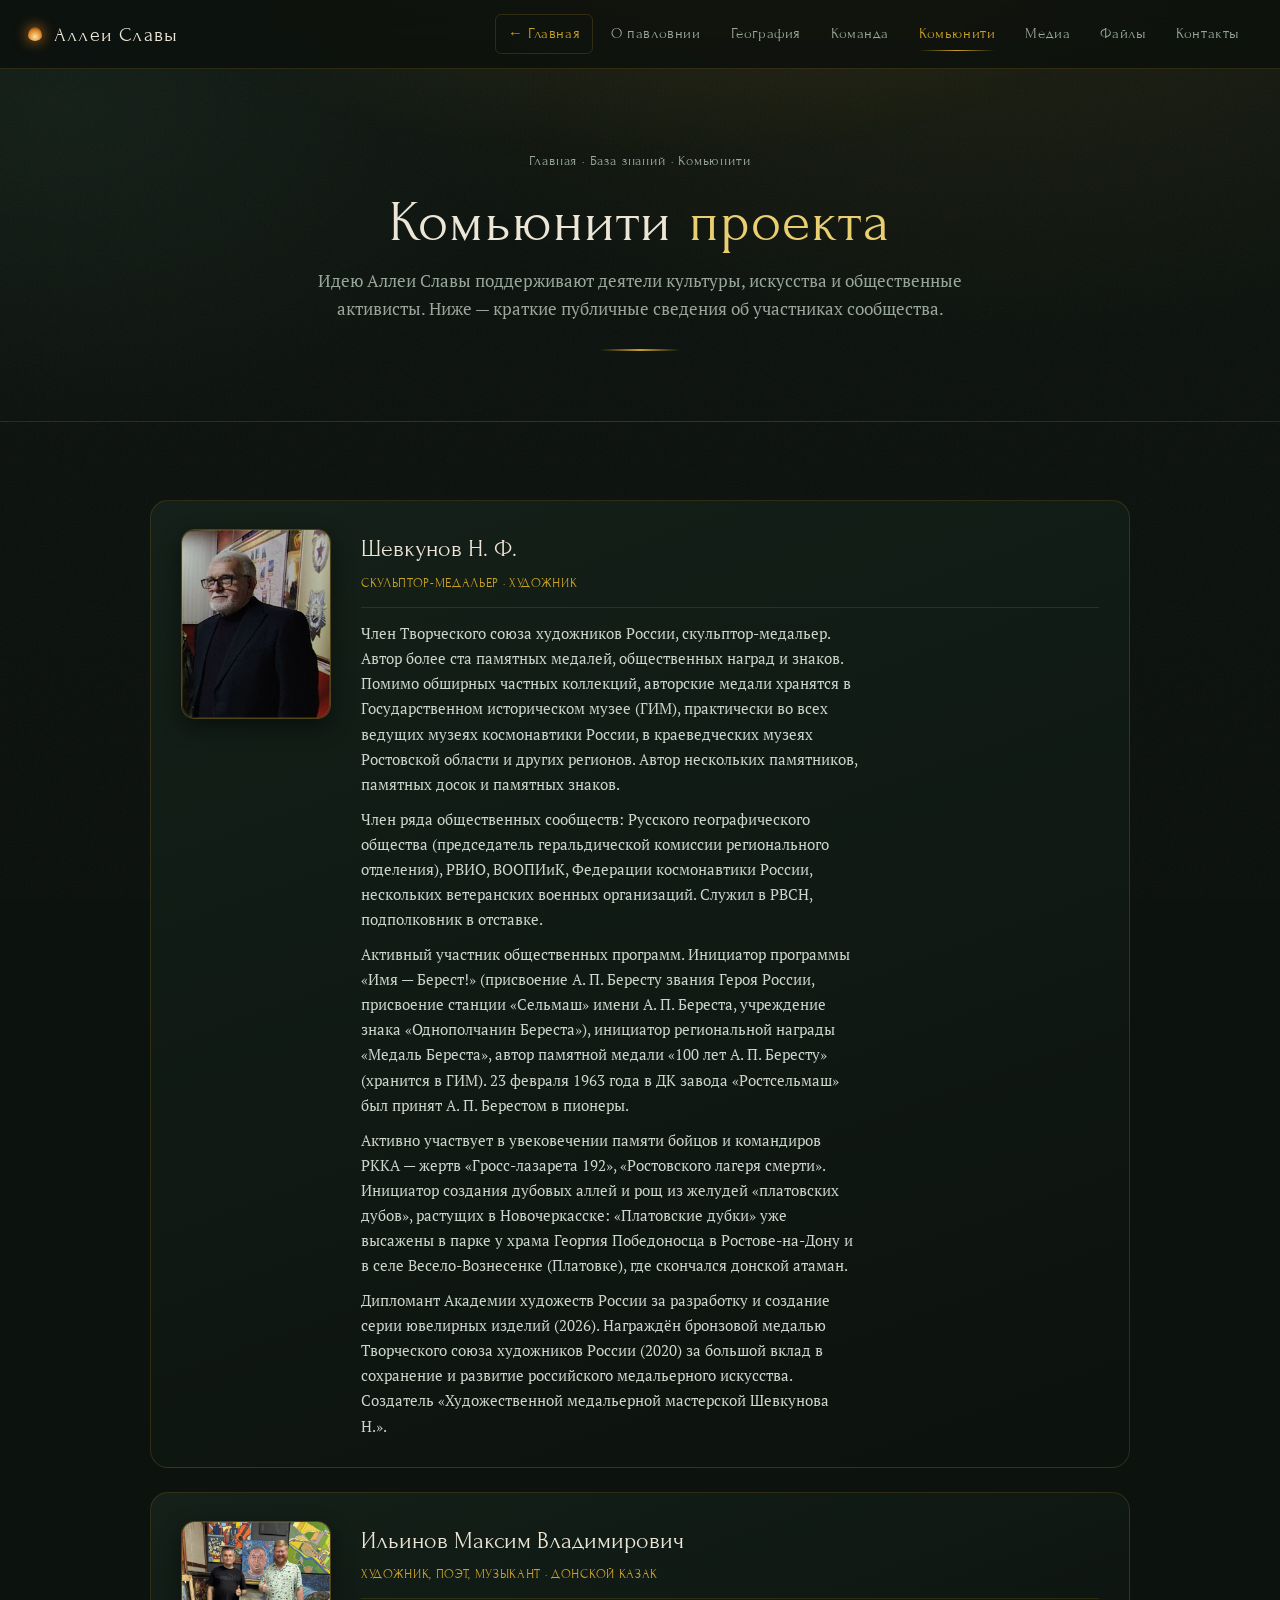
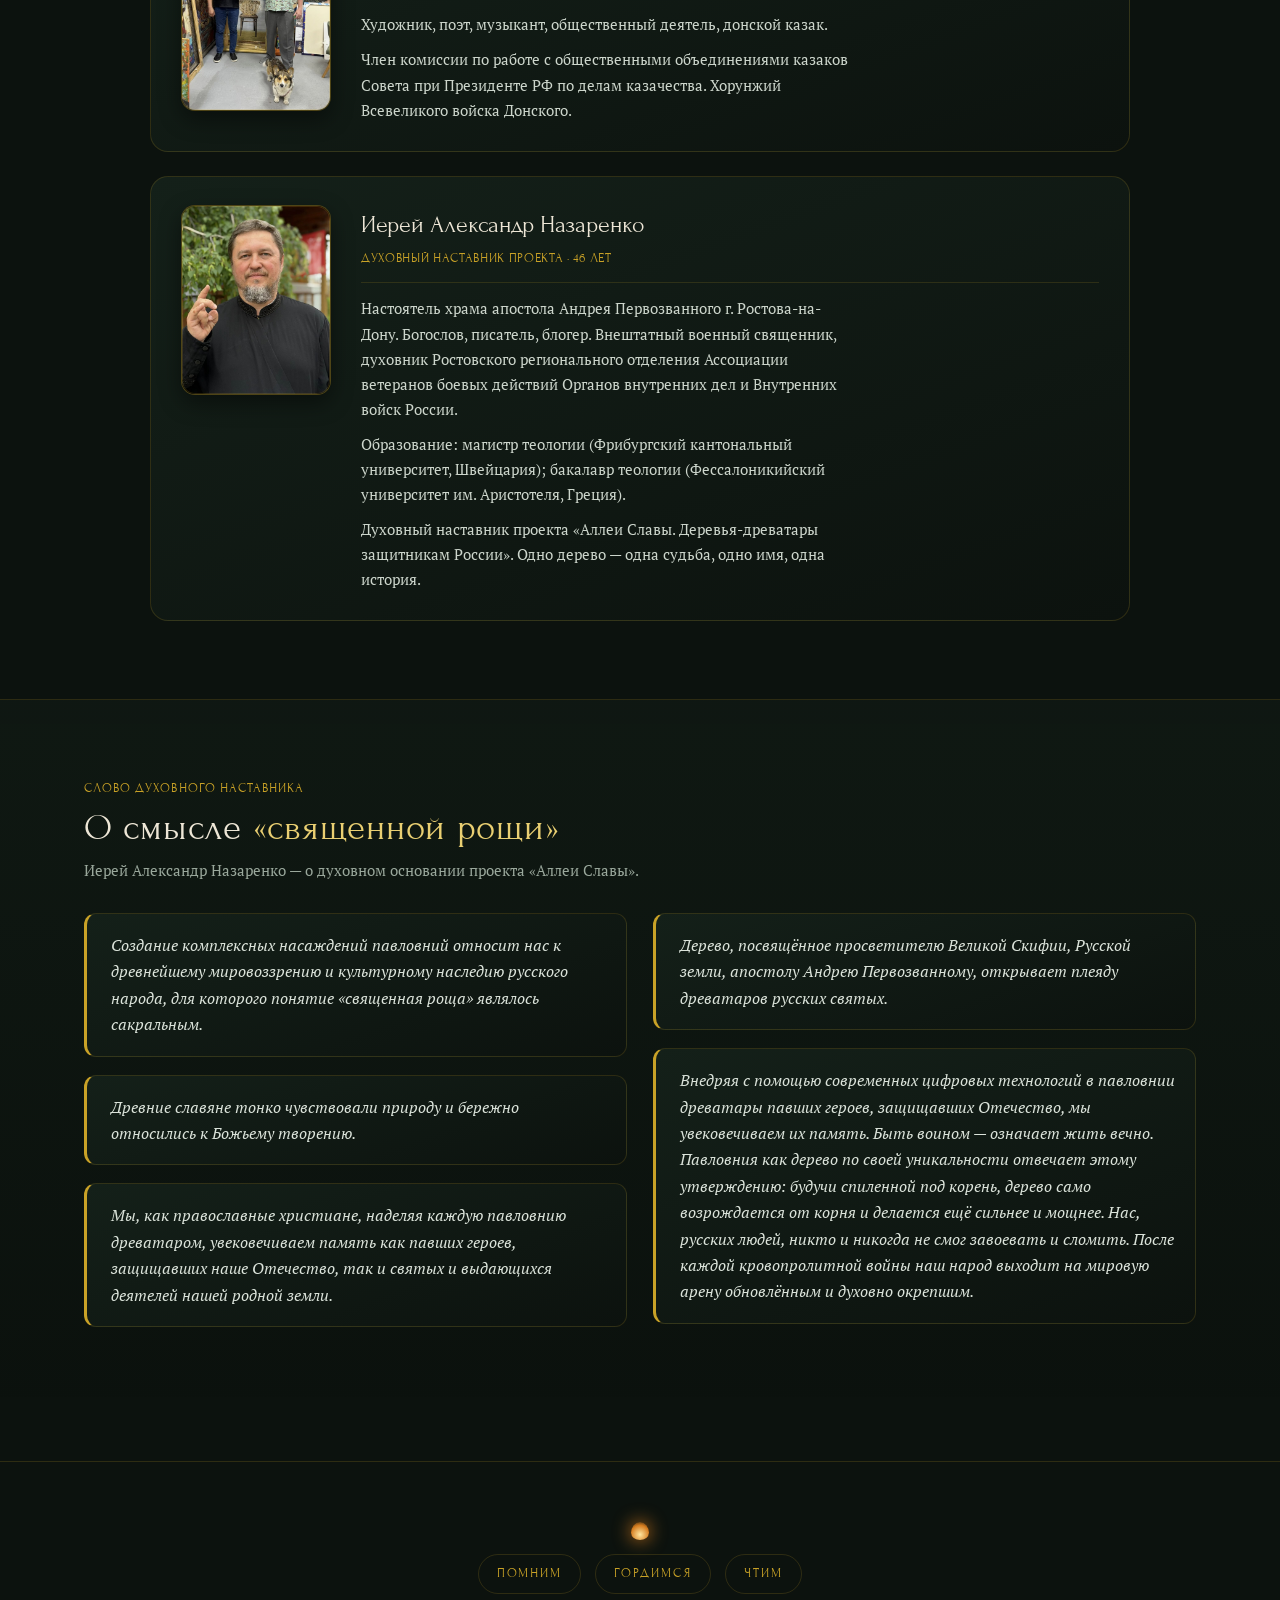
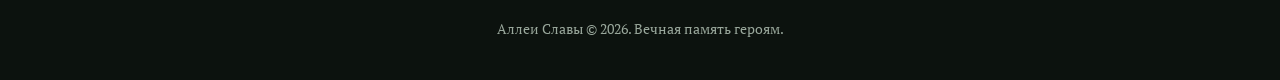
<file: community.html>
<!DOCTYPE html>
<html lang="ru">
<head>
<meta charset="UTF-8">
<meta name="viewport" content="width=device-width, initial-scale=1.0">
<meta name="description" content="Комьюнити проекта Аллеи Славы: деятели культуры, искусства и общественные активисты, поддерживающие идею сохранения памяти.">
<title>Комьюнити · Аллеи Славы</title>
<link rel="preconnect" href="https://fonts.googleapis.com">
<link rel="preconnect" href="https://fonts.gstatic.com" crossorigin>
<link href="https://fonts.googleapis.com/css2?family=Forum&family=PT+Serif:ital,wght@0,400;0,700;1,400&family=Marck+Script&display=swap" rel="stylesheet">
<link rel="stylesheet" href="assets/site.css">
<style>
.team-grid{display:flex;flex-direction:column;gap:24px;max-width:980px;margin:0 auto}
.bio{display:flex;gap:30px;align-items:flex-start;
  background:linear-gradient(160deg,var(--panel),var(--bg));
  border:1px solid var(--line);border-radius:18px;padding:28px 30px;
  transition:border-color .25s,transform .2s,box-shadow .25s}
.bio:hover{border-color:rgba(201,162,39,.4);transform:translateY(-2px);
  box-shadow:0 14px 38px rgba(0,0,0,.4)}
.bio .ava{flex:0 0 auto;width:150px;height:190px;border-radius:14px;overflow:hidden;
  position:relative;background:var(--bg);
  border:1px solid rgba(201,162,39,.35);
  box-shadow:0 8px 22px rgba(0,0,0,.45),inset 0 0 0 4px rgba(0,0,0,.25)}
.bio .ava::after{content:"";position:absolute;inset:0;border-radius:13px;pointer-events:none;
  box-shadow:inset 0 0 0 1px rgba(201,162,39,.18)}
.bio .ava svg,.bio .ava img{width:100%;height:100%;display:block}
.bio .ava img{object-fit:cover;object-position:center 18%}
.bio-tx{flex:1;min-width:0}
.bio h4{font-family:"Forum",serif;font-weight:400;font-size:1.5rem;color:var(--ink);margin-bottom:3px}
.bio .role{font-family:"Forum",serif;letter-spacing:.05em;color:var(--gold);font-size:.84rem;text-transform:uppercase;display:block;margin-bottom:13px;
  padding-bottom:13px;border-bottom:1px solid rgba(201,162,39,.16)}
.bio p{color:#cdd6cc;font-size:.95rem;line-height:1.65;max-width:62ch}
.bio p+p{margin-top:10px}
@media(max-width:620px){
  .bio{flex-direction:column;align-items:center;text-align:center;padding:24px}
  .bio .ava{width:128px;height:160px}
  .bio .role{border-bottom:none;padding-bottom:0}
  .bio p{max-width:none;text-align:left}
}
.mentor-sec{border-top:1px solid var(--line);
  background:linear-gradient(180deg,rgba(70,120,90,.06),transparent)}
.mentor-head{max-width:720px;margin-bottom:30px}
.mentor-kicker{font-family:"Forum",serif;letter-spacing:.08em;text-transform:uppercase;
  color:var(--gold);font-size:.82rem;display:block;margin-bottom:8px}
.mentor-head h2{font-family:"Forum",serif;font-weight:400;color:var(--ink);
  font-size:clamp(1.6rem,4vw,2.3rem);line-height:1.1;margin-bottom:10px}
.mentor-head p{color:var(--muted);font-size:.96rem;line-height:1.6}
.mentor-words{column-count:2;column-gap:26px}
@media(max-width:760px){.mentor-words{column-count:1}}
.mentor-words blockquote{break-inside:avoid;margin:0 0 18px;padding:18px 20px 18px 24px;
  background:linear-gradient(160deg,var(--panel),var(--bg));border:1px solid var(--line);
  border-left:3px solid var(--gold);border-radius:12px;color:#dbe3da;
  font-family:"PT Serif",serif;font-style:italic;font-size:1rem;line-height:1.65;
  position:relative;transition:border-color .25s,transform .2s}
.mentor-words blockquote:hover{border-color:rgba(201,162,39,.4);transform:translateY(-2px)}
</style>
</head>
<body>

<nav>
  <a class="brand" href="index.html"><span class="flame"></span> Аллеи Славы</a>
  <button class="burger" onclick="toggleNav()">☰</button>
  <div class="nav-links">
    <a class="home-link" href="index.html">← Главная</a>
    <a href="pavlovnia.html">О павловнии</a>
    <a href="geography.html">География</a>
    <a href="team.html">Команда</a>
    <a href="community.html" class="active">Комьюнити</a>
    <a href="media.html">Медиа</a>
    <a href="materials.html">Файлы</a>
    <a href="index.html#contacts">Контакты</a>
  </div>
</nav>

<header class="page-hero">
  <div class="crumbs"><a href="index.html">Главная</a> · База знаний · Комьюнити</div>
  <h1>Комьюнити <span class="gold">проекта</span></h1>
  <p>Идею Аллеи Славы поддерживают деятели культуры, искусства и общественные активисты. Ниже — краткие публичные сведения об участниках сообщества.</p>
  <div class="rule"></div>
</header>

<section class="section">
  <div class="wrap">
    <div class="team-grid" id="commGrid"></div>
  </div>
</section>

<section class="section mentor-sec">
  <div class="wrap">
    <div class="mentor-head reveal">
      <span class="mentor-kicker">Слово духовного наставника</span>
      <h2>О смысле <span class="gold">«священной рощи»</span></h2>
      <p>Иерей Александр Назаренко — о духовном основании проекта «Аллеи Славы».</p>
    </div>
    <div class="mentor-words reveal" id="mentorWords"></div>
  </div>
</section>

<footer>
  <div class="flame"></div>
  <div class="pledge"><span>Помним</span><span>Гордимся</span><span>Чтим</span></div>
  <p class="cr">Аллеи Славы © 2026. Вечная память героям.</p>
</footer>

<script src="assets/site.js"></script>
<script>
const community=[
  {n:'Шевкунов Н. Ф.',c1:'#b5683f',c2:'#8a4a2a',role:'Скульптор-медальер · художник',img:'assets/community/shevkunov.jpg',
   bio:[
     'Член Творческого союза художников России, скульптор-медальер. Автор более ста памятных медалей, общественных наград и знаков. Помимо обширных частных коллекций, авторские медали хранятся в Государственном историческом музее (ГИМ), практически во всех ведущих музеях космонавтики России, в краеведческих музеях Ростовской области и других регионов. Автор нескольких памятников, памятных досок и памятных знаков.',
     'Член ряда общественных сообществ: Русского географического общества (председатель геральдической комиссии регионального отделения), РВИО, ВООПИиК, Федерации космонавтики России, нескольких ветеранских военных организаций. Служил в РВСН, подполковник в отставке.',
     'Активный участник общественных программ. Инициатор программы «Имя — Берест!» (присвоение А. П. Бересту звания Героя России, присвоение станции «Сельмаш» имени А. П. Береста, учреждение знака «Однополчанин Береста»), инициатор региональной награды «Медаль Береста», автор памятной медали «100 лет А. П. Бересту» (хранится в ГИМ). 23 февраля 1963 года в ДК завода «Ростсельмаш» был принят А. П. Берестом в пионеры.',
     'Активно участвует в увековечении памяти бойцов и командиров РККА — жертв «Гросс-лазарета 192», «Ростовского лагеря смерти». Инициатор создания дубовых аллей и рощ из желудей «платовских дубов», растущих в Новочеркасске: «Платовские дубки» уже высажены в парке у храма Георгия Победоносца в Ростове-на-Дону и в селе Весело-Вознесенке (Платовке), где скончался донской атаман.',
     'Дипломант Академии художеств России за разработку и создание серии ювелирных изделий (2026). Награждён бронзовой медалью Творческого союза художников России (2020) за большой вклад в сохранение и развитие российского медальерного искусства. Создатель «Художественной медальерной мастерской Шевкунова Н.».'
   ]},
  {n:'Ильинов Максим Владимирович',c1:'#46785a',c2:'#335a44',role:'Художник, поэт, музыкант · донской казак',img:'assets/community/ilinov.jpg',
   bio:[
     'Художник, поэт, музыкант, общественный деятель, донской казак.',
     'Член комиссии по работе с общественными объединениями казаков Совета при Президенте РФ по делам казачества. Хорунжий Всевеликого войска Донского.'
   ]},
  {n:'Иерей Александр Назаренко',c1:'#3a4a6a',c2:'#26324a',role:'Духовный наставник проекта · 46 лет',img:'assets/community/nazarenko.jpg',
   bio:[
     'Настоятель храма апостола Андрея Первозванного г. Ростова-на-Дону. Богослов, писатель, блогер. Внештатный военный священник, духовник Ростовского регионального отделения Ассоциации ветеранов боевых действий Органов внутренних дел и Внутренних войск России.',
     'Образование: магистр теологии (Фрибургский кантональный университет, Швейцария); бакалавр теологии (Фессалоникийский университет им. Аристотеля, Греция).',
     'Духовный наставник проекта «Аллеи Славы. Деревья-древатары защитникам России». Одно дерево — одна судьба, одно имя, одна история.'
   ]}
];
const mentorWords=[
  'Создание комплексных насаждений павловний относит нас к древнейшему мировоззрению и культурному наследию русского народа, для которого понятие «священная роща» являлось сакральным.',
  'Древние славяне тонко чувствовали природу и бережно относились к Божьему творению.',
  'Мы, как православные христиане, наделяя каждую павловнию древатаром, увековечиваем память как павших героев, защищавших наше Отечество, так и святых и выдающихся деятелей нашей родной земли.',
  'Дерево, посвящённое просветителю Великой Скифии, Русской земли, апостолу Андрею Первозванному, открывает плеяду древатаров русских святых.',
  'Внедряя с помощью современных цифровых технологий в павловнии древатары павших героев, защищавших Отечество, мы увековечиваем их память. Быть воином — означает жить вечно. Павловния как дерево по своей уникальности отвечает этому утверждению: будучи спиленной под корень, дерево само возрождается от корня и делается ещё сильнее и мощнее. Нас, русских людей, никто и никогда не смог завоевать и сломить. После каждой кровопролитной войны наш народ выходит на мировую арену обновлённым и духовно окрепшим.'
];
function monogram(p,i){const parts=p.n.split(' ');const ini=(parts[0][0]||'')+(parts[1]?parts[1][0]:'');
  return `<svg viewBox="0 0 100 100"><defs><linearGradient id="bg${i}" x1="0" y1="0" x2="1" y2="1">
    <stop offset="0" stop-color="${p.c1}"/><stop offset="1" stop-color="${p.c2}"/></linearGradient></defs>
    <rect width="100" height="100" fill="url(#bg${i})"/>
    <text x="50" y="50" text-anchor="middle" dominant-baseline="central" font-family="Forum,serif" font-size="42" fill="#fff" opacity=".95">${ini}</text></svg>`;}
function avatar(p,i){
  return p.img
    ? `<img src="${p.img}" alt="${p.n}" loading="lazy" onerror="this.parentNode.innerHTML=this.dataset.fb" data-fb='${monogram(p,i).replace(/'/g,"&#39;")}'>`
    : monogram(p,i);}
document.getElementById('commGrid').innerHTML=community.map((p,i)=>
  `<div class="bio reveal"><div class="ava">${avatar(p,i)}</div>
   <div class="bio-tx"><h4>${p.n}</h4><span class="role">${p.role}</span><p>${p.bio.join('</p><p>')}</p></div></div>`).join('');
document.getElementById('mentorWords').innerHTML=mentorWords.map(q=>`<blockquote>${q}</blockquote>`).join('');
</script>
</body>
</html>
</file>
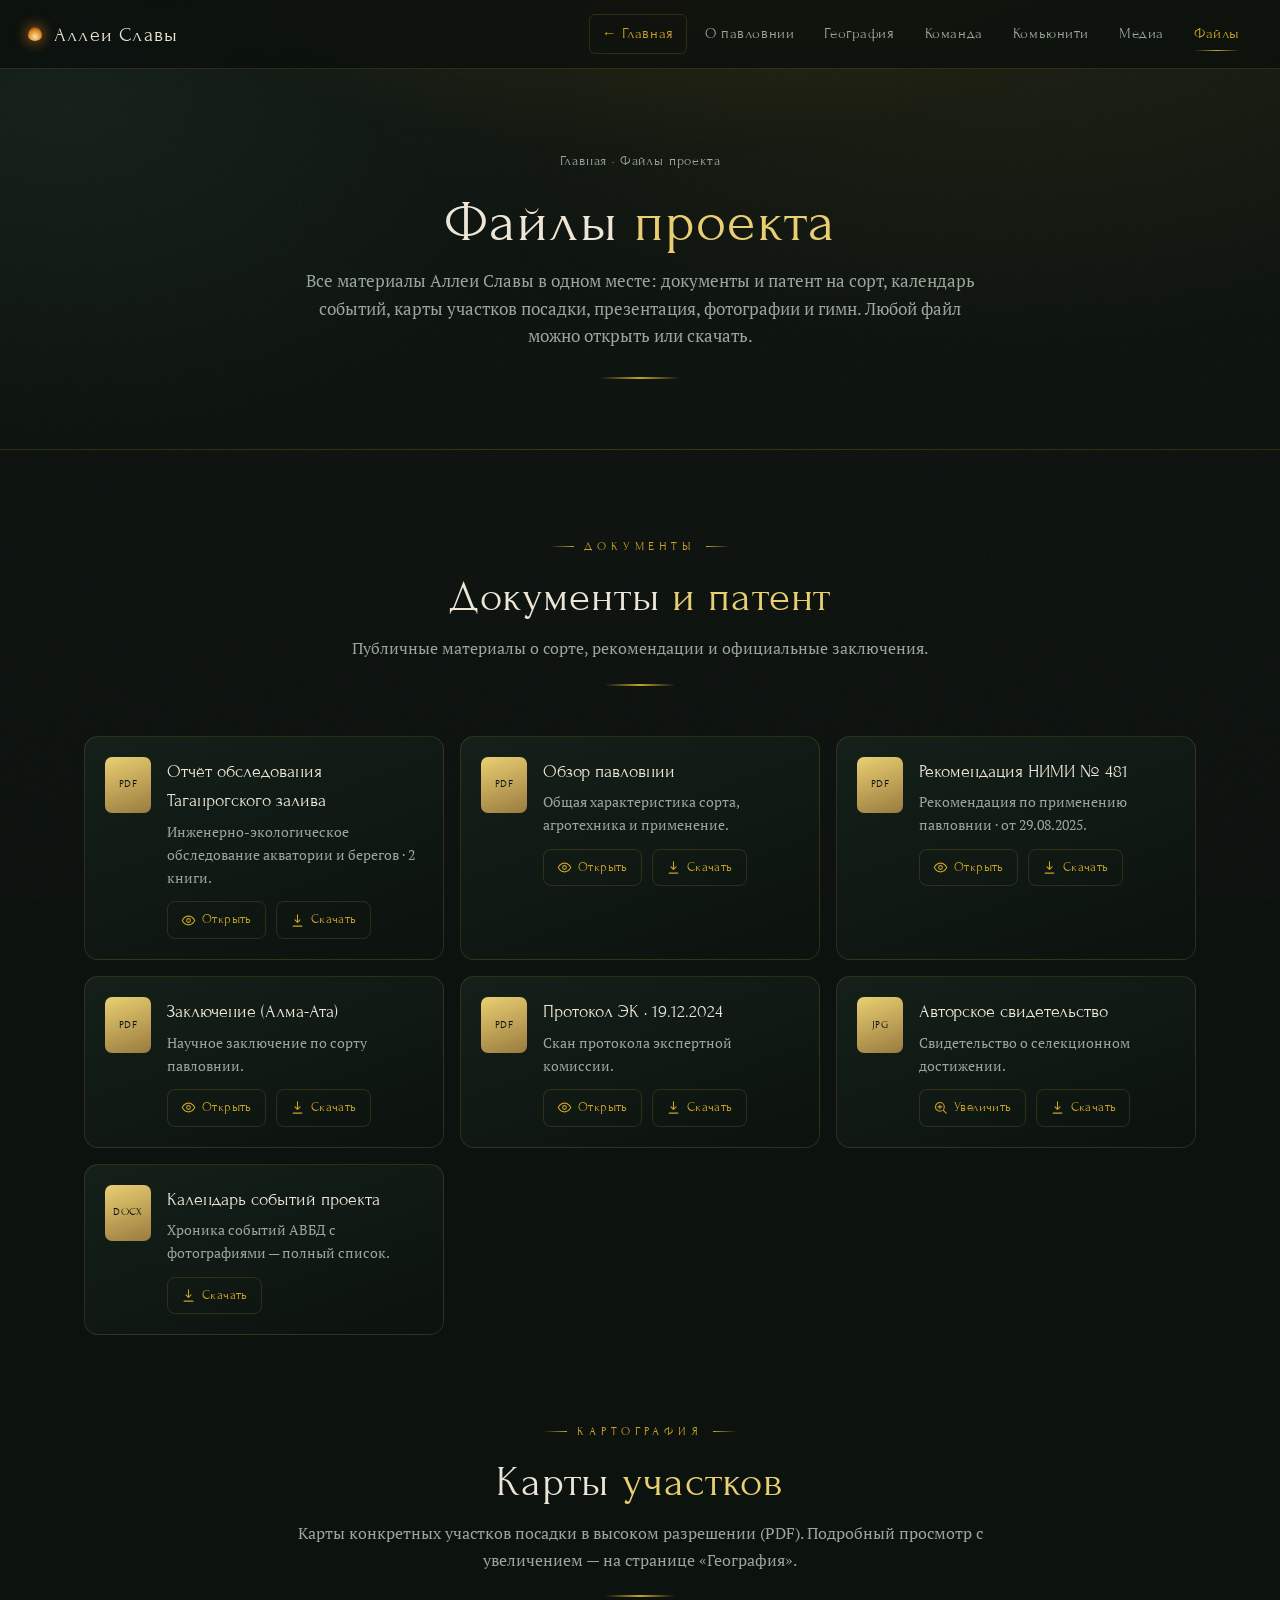
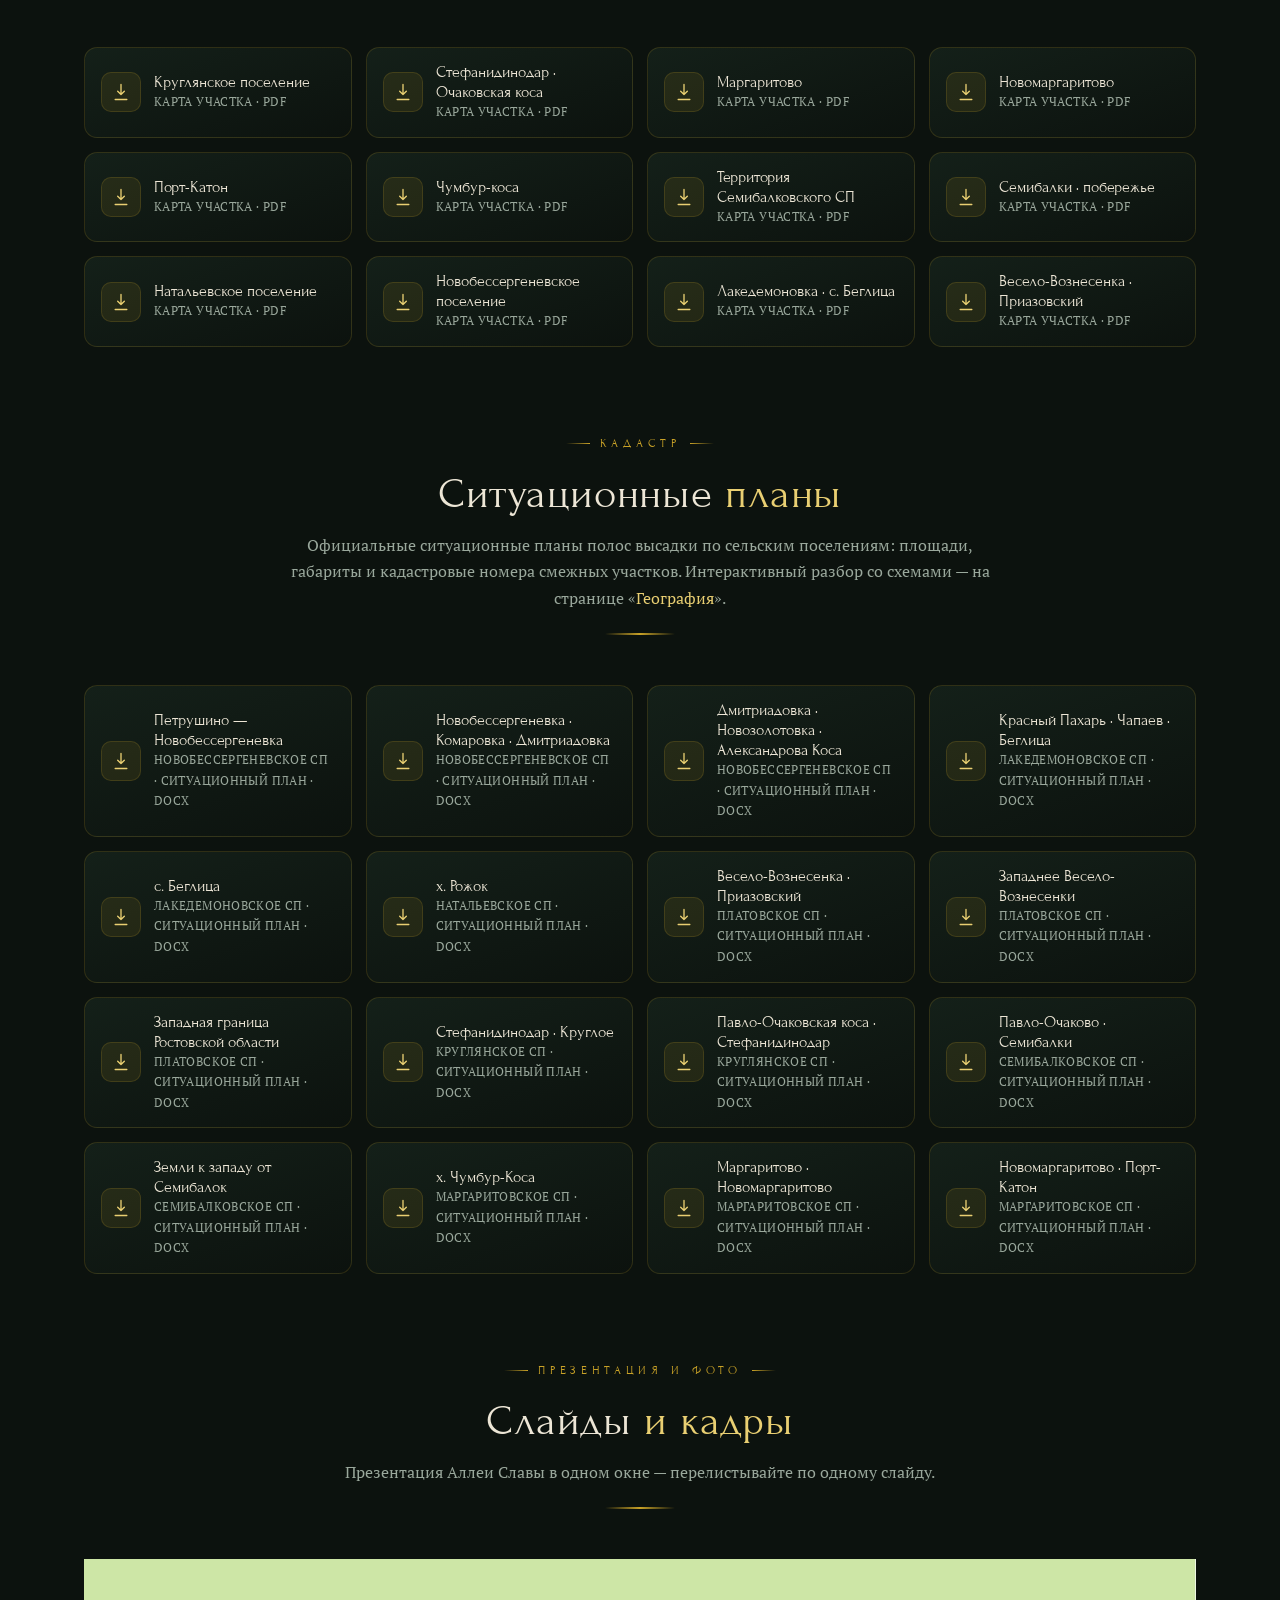
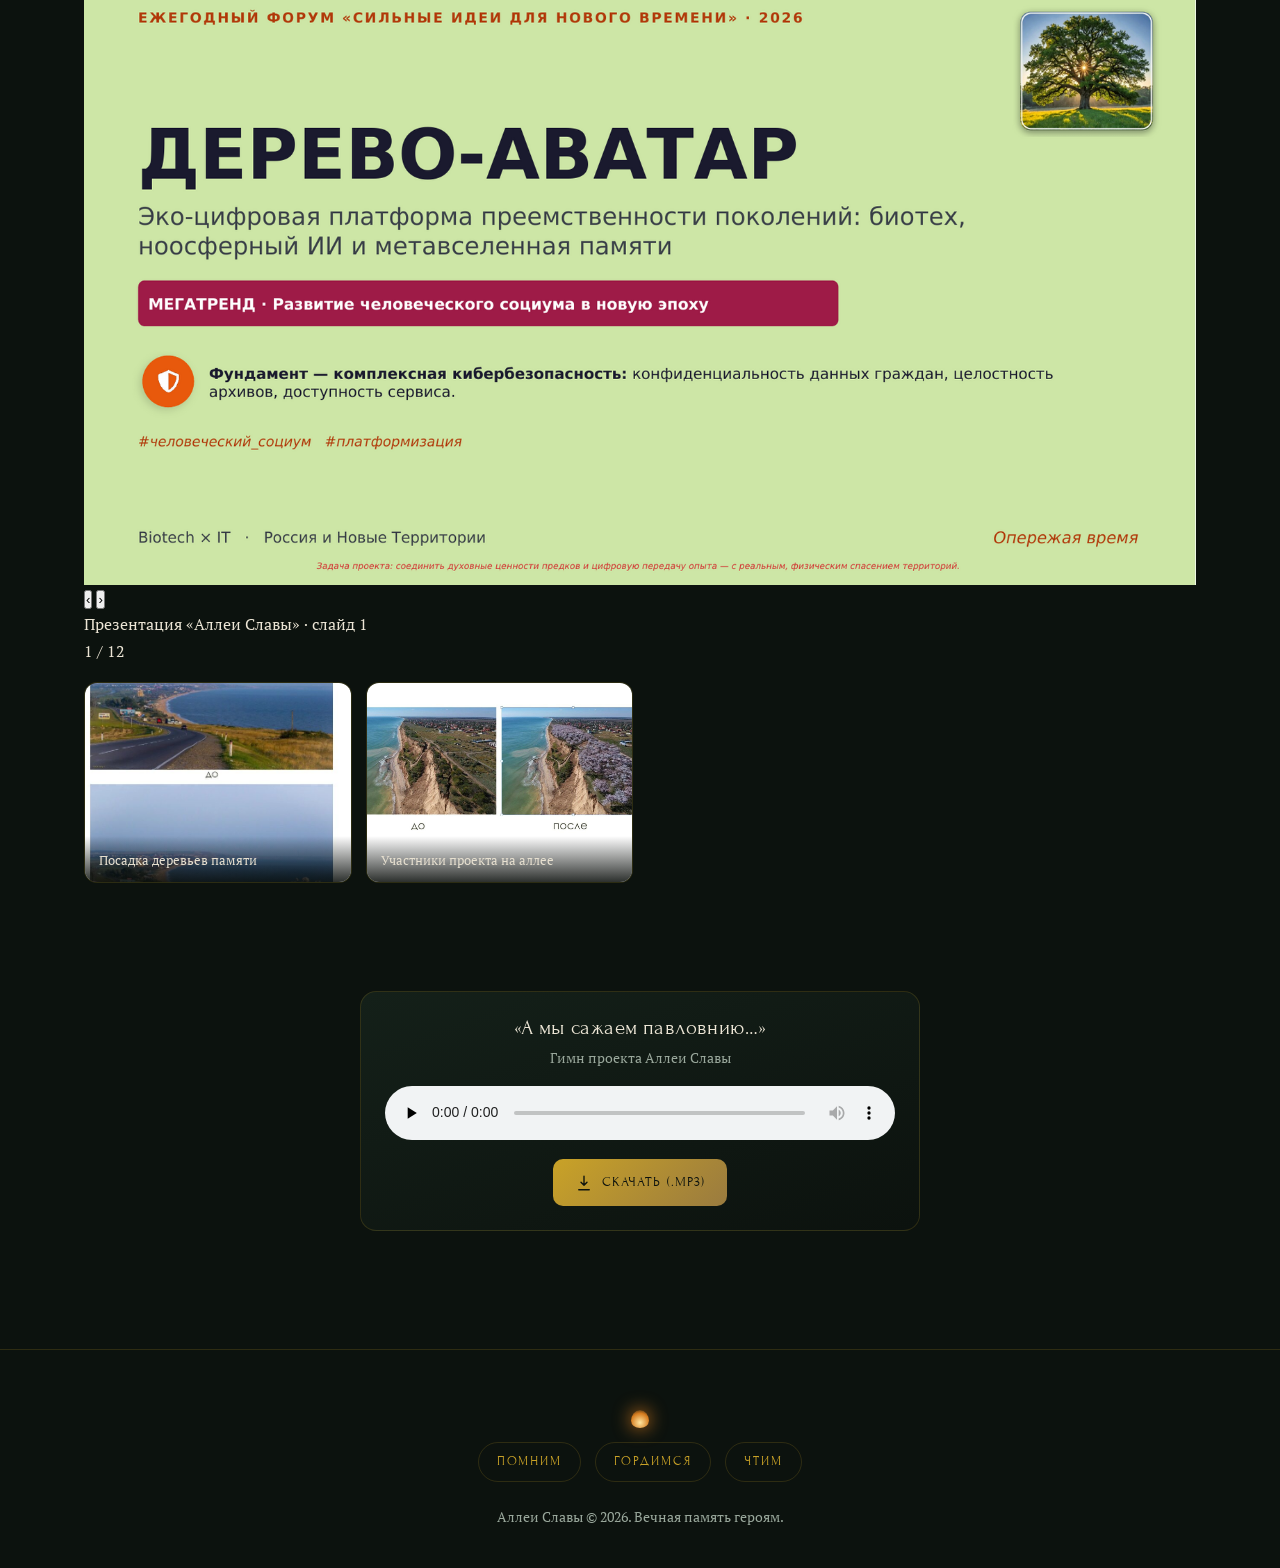
<file: materials.html>
<!DOCTYPE html>
<html lang="ru">
<head>
<meta charset="UTF-8">
<meta name="viewport" content="width=device-width, initial-scale=1.0">
<meta name="description" content="Файлы проекта Аллеи Славы: документы и патент, календарь событий, карты участков, презентация, фото и гимн — для просмотра и скачивания.">
<title>Файлы проекта · Аллеи Славы</title>
<link rel="preconnect" href="https://fonts.googleapis.com">
<link rel="preconnect" href="https://fonts.gstatic.com" crossorigin>
<link href="https://fonts.googleapis.com/css2?family=Forum&family=PT+Serif:ital,wght@0,400;0,700;1,400&family=Marck+Script&display=swap" rel="stylesheet">
<link rel="stylesheet" href="assets/site.css">
<style>
.files-grid{display:grid;grid-template-columns:repeat(auto-fit,minmax(min(260px,100%),1fr));gap:14px;margin-top:6px}
.file-row{display:flex;align-items:center;gap:13px;background:linear-gradient(160deg,var(--panel),var(--bg));
  border:1px solid var(--line);border-radius:13px;padding:14px 16px;transition:border-color .25s,transform .2s;text-decoration:none}
.file-row:hover{border-color:rgba(201,162,39,.4);transform:translateY(-2px)}
.file-row .fi{flex:0 0 auto;width:40px;height:40px;border-radius:10px;display:grid;place-items:center;
  background:rgba(201,162,39,.1);border:1px solid var(--line)}
.file-row .fi svg{width:20px;height:20px;fill:none;stroke:var(--gold-l);stroke-width:1.6;stroke-linecap:round;stroke-linejoin:round}
.file-row .ft{display:flex;flex-direction:column;min-width:0}
.file-row .ft b{font-family:"Forum",serif;font-weight:400;color:var(--ink);font-size:1rem;line-height:1.25}
.file-row .ft span{color:var(--muted);font-size:.78rem;letter-spacing:.03em;text-transform:uppercase}
</style>
</head>
<body>

<nav>
  <a class="brand" href="index.html"><span class="flame"></span> Аллеи Славы</a>
  <button class="burger" onclick="toggleNav()">☰</button>
  <div class="nav-links">
    <a class="home-link" href="index.html">← Главная</a>
    <a href="pavlovnia.html">О павловнии</a>
    <a href="geography.html">География</a>
    <a href="team.html">Команда</a>
    <a href="community.html">Комьюнити</a>
    <a href="media.html">Медиа</a>
    <a href="materials.html" class="active">Файлы</a>
  </div>
</nav>

<header class="page-hero">
  <div class="crumbs"><a href="index.html">Главная</a> · Файлы проекта</div>
  <h1>Файлы <span class="gold">проекта</span></h1>
  <p>Все материалы Аллеи Славы в одном месте: документы и патент на сорт, календарь событий, карты участков посадки, презентация, фотографии и гимн. Любой файл можно открыть или скачать.</p>
  <div class="rule"></div>
</header>

<!-- ДОКУМЕНТЫ -->
<section class="section">
  <div class="wrap">
    <div class="section-head reveal">
      <div class="eyebrow">Документы</div>
      <h2>Документы <span class="gold">и патент</span></h2>
      <p>Публичные материалы о сорте, рекомендации и официальные заключения.</p>
      <div class="rule"></div>
    </div>
    <div class="doc-list">

      <div class="doc-card reveal">
        <div class="ftype">PDF</div>
        <div class="db">
          <h4>Отчёт обследования Таганрогского залива</h4>
          <p>Инженерно-экологическое обследование акватории и берегов · 2 книги.</p>
          <div class="acts">
            <a href="assets/docs/taganrog-bay-survey.pdf" target="_blank"><svg viewBox="0 0 24 24"><path d="M2 12s3.6-7 10-7 10 7 10 7-3.6 7-10 7S2 12 2 12z"/><circle cx="12" cy="12" r="3"/></svg> Открыть</a>
            <a href="assets/docs/taganrog-bay-survey.pdf" download><svg viewBox="0 0 24 24"><path d="M12 3v12m0 0l-4-4m4 4l4-4M5 21h14"/></svg> Скачать</a>
          </div>
        </div>
      </div>

      <div class="doc-card reveal">
        <div class="ftype">PDF</div>
        <div class="db">
          <h4>Обзор павловнии</h4>
          <p>Общая характеристика сорта, агротехника и применение.</p>
          <div class="acts">
            <a href="assets/pavlovnia-overview.pdf" target="_blank"><svg viewBox="0 0 24 24"><path d="M2 12s3.6-7 10-7 10 7 10 7-3.6 7-10 7S2 12 2 12z"/><circle cx="12" cy="12" r="3"/></svg> Открыть</a>
            <a href="assets/pavlovnia-overview.pdf" download><svg viewBox="0 0 24 24"><path d="M12 3v12m0 0l-4-4m4 4l4-4M5 21h14"/></svg> Скачать</a>
          </div>
        </div>
      </div>

      <div class="doc-card reveal">
        <div class="ftype">PDF</div>
        <div class="db">
          <h4>Рекомендация НИМИ № 481</h4>
          <p>Рекомендация по применению павловнии · от 29.08.2025.</p>
          <div class="acts">
            <a href="assets/nimi-recommendation.pdf" target="_blank"><svg viewBox="0 0 24 24"><path d="M2 12s3.6-7 10-7 10 7 10 7-3.6 7-10 7S2 12 2 12z"/><circle cx="12" cy="12" r="3"/></svg> Открыть</a>
            <a href="assets/nimi-recommendation.pdf" download><svg viewBox="0 0 24 24"><path d="M12 3v12m0 0l-4-4m4 4l4-4M5 21h14"/></svg> Скачать</a>
          </div>
        </div>
      </div>

      <div class="doc-card reveal">
        <div class="ftype">PDF</div>
        <div class="db">
          <h4>Заключение (Алма-Ата)</h4>
          <p>Научное заключение по сорту павловнии.</p>
          <div class="acts">
            <a href="assets/docs/almaty-conclusion.pdf" target="_blank"><svg viewBox="0 0 24 24"><path d="M2 12s3.6-7 10-7 10 7 10 7-3.6 7-10 7S2 12 2 12z"/><circle cx="12" cy="12" r="3"/></svg> Открыть</a>
            <a href="assets/docs/almaty-conclusion.pdf" download><svg viewBox="0 0 24 24"><path d="M12 3v12m0 0l-4-4m4 4l4-4M5 21h14"/></svg> Скачать</a>
          </div>
        </div>
      </div>

      <div class="doc-card reveal">
        <div class="ftype">PDF</div>
        <div class="db">
          <h4>Протокол ЭК · 19.12.2024</h4>
          <p>Скан протокола экспертной комиссии.</p>
          <div class="acts">
            <a href="assets/docs/protocol-ek-2024.pdf" target="_blank"><svg viewBox="0 0 24 24"><path d="M2 12s3.6-7 10-7 10 7 10 7-3.6 7-10 7S2 12 2 12z"/><circle cx="12" cy="12" r="3"/></svg> Открыть</a>
            <a href="assets/docs/protocol-ek-2024.pdf" download><svg viewBox="0 0 24 24"><path d="M12 3v12m0 0l-4-4m4 4l4-4M5 21h14"/></svg> Скачать</a>
          </div>
        </div>
      </div>

      <div class="doc-card reveal">
        <div class="ftype">JPG</div>
        <div class="db">
          <h4>Авторское свидетельство</h4>
          <p>Свидетельство о селекционном достижении.</p>
          <div class="acts">
            <a data-lb="assets/docs/author-certificate.jpg" data-lb-group="cert" data-cap="Авторское свидетельство"><svg viewBox="0 0 24 24"><circle cx="11" cy="11" r="7"/><path d="M21 21l-4.3-4.3M11 8v6M8 11h6"/></svg> Увеличить</a>
            <a href="assets/docs/author-certificate.jpg" download><svg viewBox="0 0 24 24"><path d="M12 3v12m0 0l-4-4m4 4l4-4M5 21h14"/></svg> Скачать</a>
          </div>
        </div>
      </div>

      <div class="doc-card reveal">
        <div class="ftype">DOCX</div>
        <div class="db">
          <h4>Календарь событий проекта</h4>
          <p>Хроника событий АВБД с фотографиями — полный список.</p>
          <div class="acts">
            <a href="assets/docs/kalendar-sobytiy-avbd.docx" download><svg viewBox="0 0 24 24"><path d="M12 3v12m0 0l-4-4m4 4l4-4M5 21h14"/></svg> Скачать</a>
          </div>
        </div>
      </div>

    </div>
  </div>
</section>

<!-- КАРТЫ УЧАСТКОВ -->
<section class="section" style="padding-top:0">
  <div class="wrap">
    <div class="section-head reveal">
      <div class="eyebrow">Картография</div>
      <h2>Карты <span class="gold">участков</span></h2>
      <p>Карты конкретных участков посадки в высоком разрешении (PDF). Подробный просмотр с увеличением — на странице «География».</p>
      <div class="rule"></div>
    </div>
    <div class="files-grid" id="mapsGrid"></div>
  </div>
</section>

<!-- КАДАСТРОВЫЕ ДОКУМЕНТЫ -->
<section class="section" style="padding-top:0">
  <div class="wrap">
    <div class="section-head reveal">
      <div class="eyebrow">Кадастр</div>
      <h2>Ситуационные <span class="gold">планы</span></h2>
      <p>Официальные ситуационные планы полос высадки по сельским поселениям: площади, габариты и кадастровые номера смежных участков. Интерактивный разбор со схемами — на странице «<a href="geography.html#cadastre" style="color:var(--gold-l)">География</a>».</p>
      <div class="rule"></div>
    </div>
    <div class="files-grid" id="kadGrid"></div>
  </div>
</section>

<!-- ПРЕЗЕНТАЦИЯ И ФОТО -->
<section class="section" style="padding-top:0">
  <div class="wrap">
    <div class="section-head reveal">
      <div class="eyebrow">Презентация и фото</div>
      <h2>Слайды <span class="gold">и кадры</span></h2>
      <p>Презентация Аллеи Славы в одном окне — перелистывайте по одному слайду.</p>
      <div class="rule"></div>
    </div>
    <div class="album reveal" id="galSlides"></div>
    <div class="gallery reveal" id="galGrid" style="margin-top:18px"></div>
  </div>
</section>

<!-- АУДИО -->
<section class="section" style="padding-top:0">
  <div class="wrap">
    <div class="audio-card reveal">
      <h3>«А мы сажаем павловнию…»</h3>
      <p>Гимн проекта Аллеи Славы</p>
      <audio controls preload="none" src="assets/song-pavlovnia.mp3"></audio>
      <div style="margin-top:12px">
        <a class="btn" href="assets/song-pavlovnia.mp3" download style="display:inline-flex;align-items:center;gap:9px">
          <svg viewBox="0 0 24 24" width="18" height="18" fill="none" stroke="currentColor" stroke-width="1.7"><path d="M12 3v12m0 0l-4-4m4 4l4-4M5 21h14"/></svg> Скачать (.mp3)
        </a>
      </div>
    </div>
  </div>
</section>

<footer>
  <div class="flame"></div>
  <div class="pledge"><span>Помним</span><span>Гордимся</span><span>Чтим</span></div>
  <p class="cr">Аллеи Славы © 2026. Вечная память героям.</p>
</footer>

<script src="assets/site.js"></script>
<script>
/* Карты участков */
const maps=[
  {slug:'kruglyanskoe',t:'Круглянское поселение'},
  {slug:'stefanidinodar',t:'Стефанидинодар · Очаковская коса'},
  {slug:'margaritovo',t:'Маргаритово'},
  {slug:'novomargaritovo',t:'Новомаргаритово'},
  {slug:'port-katon',t:'Порт-Катон'},
  {slug:'chumbur-kosa',t:'Чумбур-коса'},
  {slug:'semibalki',t:'Территория Семибалковского СП'},
  {slug:'semibalki-coast',t:'Семибалки · побережье'},
  {slug:'natalevskoe',t:'Натальевское поселение'},
  {slug:'novobessergenevskoe',t:'Новобессергеневское поселение'},
  {slug:'lakedemonovskoe',t:'Лакедемоновка · с. Беглица'},
  {slug:'veselo-voznesenka',t:'Весело-Вознесенка · Приазовский'}
];
const dlIcon='<svg viewBox="0 0 24 24"><path d="M12 3v12m0 0l-4-4m4 4l4-4M5 21h14"/></svg>';
document.getElementById('mapsGrid').innerHTML=maps.map(m=>
  `<a class="file-row" href="assets/maps/${m.slug}.pdf" download>
     <span class="fi">${dlIcon}</span>
     <span class="ft"><b>${m.t}</b><span>Карта участка · PDF</span></span>
   </a>`).join('');

/* Кадастровые ситуационные планы */
const kadDocs=[
  {slug:'petrushino-novobessergenevka',t:'Петрушино — Новобессергеневка',sp:'Новобессергеневское СП'},
  {slug:'novobessergenevka-komarovka',t:'Новобессергеневка · Комаровка · Дмитриадовка',sp:'Новобессергеневское СП'},
  {slug:'dmitriadovka-novozolotovka',t:'Дмитриадовка · Новозолотовка · Александрова Коса',sp:'Новобессергеневское СП'},
  {slug:'krasny-pakhar-chapaev',t:'Красный Пахарь · Чапаев · Беглица',sp:'Лакедемоновское СП'},
  {slug:'beglitsa',t:'с. Беглица',sp:'Лакедемоновское СП'},
  {slug:'rozhok',t:'х. Рожок',sp:'Натальевское СП'},
  {slug:'veselo-voznesenka-priazovsky',t:'Весело-Вознесенка · Приазовский',sp:'Платовское СП'},
  {slug:'zapadnee-veselo-voznesenki',t:'Западнее Весело-Вознесенки',sp:'Платовское СП'},
  {slug:'zapadnaya-granitsa-ro',t:'Западная граница Ростовской области',sp:'Платовское СП'},
  {slug:'stefanidinodar-krugloe',t:'Стефанидинодар · Круглое',sp:'Круглянское СП'},
  {slug:'pavlo-ochakovskaya-kosa',t:'Павло-Очаковская коса · Стефанидинодар',sp:'Круглянское СП'},
  {slug:'pavlo-ochakovo-semibalki',t:'Павло-Очаково · Семибалки',sp:'Семибалковское СП'},
  {slug:'zapadnee-semibalok',t:'Земли к западу от Семибалок',sp:'Семибалковское СП'},
  {slug:'chumbur-kosa',t:'х. Чумбур-Коса',sp:'Маргаритовское СП'},
  {slug:'margaritovo-novomargaritovo',t:'Маргаритово · Новомаргаритово',sp:'Маргаритовское СП'},
  {slug:'novomargaritovo-port-katon',t:'Новомаргаритово · Порт-Катон',sp:'Маргаритовское СП'}
];
document.getElementById('kadGrid').innerHTML=kadDocs.map(d=>
  `<a class="file-row" href="assets/docs/kadastr/${d.slug}.docx" download>
     <span class="fi">${'<svg viewBox="0 0 24 24"><path d="M12 3v12m0 0l-4-4m4 4l4-4M5 21h14"/></svg>'}</span>
     <span class="ft"><b>${d.t}</b><span>${d.sp} · ситуационный план · DOCX</span></span>
   </a>`).join('');

/* Презентация — листалка (как на странице «Медиа») */
function initAlbum(el, items){
  if(!el||!items.length) return;
  let i=0;
  el.innerHTML=`
    <div class="stage"><img alt=""></div>
    <button type="button" class="anav prev" aria-label="Назад">‹</button>
    <button type="button" class="anav next" aria-label="Вперёд">›</button>
    <div class="abar"><div class="acap"></div><div class="acount"></div></div>`;
  const img=el.querySelector('img'), cap=el.querySelector('.acap'), cnt=el.querySelector('.acount');
  function show(n){
    i=(n+items.length)%items.length;
    el.classList.add('is-fading');
    setTimeout(()=>{
      img.src=items[i].src; img.alt=items[i].cap;
      cap.textContent=items[i].cap;
      cnt.textContent=(i+1)+' / '+items.length;
      el.classList.remove('is-fading');
    },120);
    const nx=new Image(); nx.src=items[(i+1)%items.length].src;
    const pv=new Image(); pv.src=items[(i-1+items.length)%items.length].src;
  }
  el.querySelector('.prev').onclick=()=>show(i-1);
  el.querySelector('.next').onclick=()=>show(i+1);
  el.tabIndex=0;
  el.addEventListener('keydown',e=>{
    if(e.key==='ArrowLeft'){show(i-1);e.preventDefault();}
    if(e.key==='ArrowRight'){show(i+1);e.preventDefault();}
  });
  let tx=null;
  el.addEventListener('touchstart',e=>{tx=e.touches[0].clientX;},{passive:true});
  el.addEventListener('touchend',e=>{
    if(tx===null)return;
    const dx=e.changedTouches[0].clientX-tx;
    if(Math.abs(dx)>45) show(i+(dx<0?1:-1));
    tx=null;
  },{passive:true});
  show(0);
}
const slides=[];
for(let i=1;i<=12;i++)slides.push({src:`assets/slide-${i}.png`,cap:`Презентация «Аллеи Славы» · слайд ${i}`});
initAlbum(document.getElementById('galSlides'),slides);

/* Фото с посадок */
const gal=[
  {src:'assets/photo-planting-1.jpg',cap:'Посадка деревьев памяти'},
  {src:'assets/photo-planting-2.jpg',cap:'Участники проекта на аллее'}
];
document.getElementById('galGrid').innerHTML=gal.map(g=>
  `<figure data-lb="${g.src}" data-lb-group="mat" data-cap="${g.cap}">
     <img src="${g.src}" alt="${g.cap}" loading="lazy">
     <figcaption>${g.cap}</figcaption>
   </figure>`).join('');
document.querySelectorAll('[data-lb]').forEach(el=>el.onclick=()=>window.openLightbox(el));
</script>
</body>
</html>
</file>
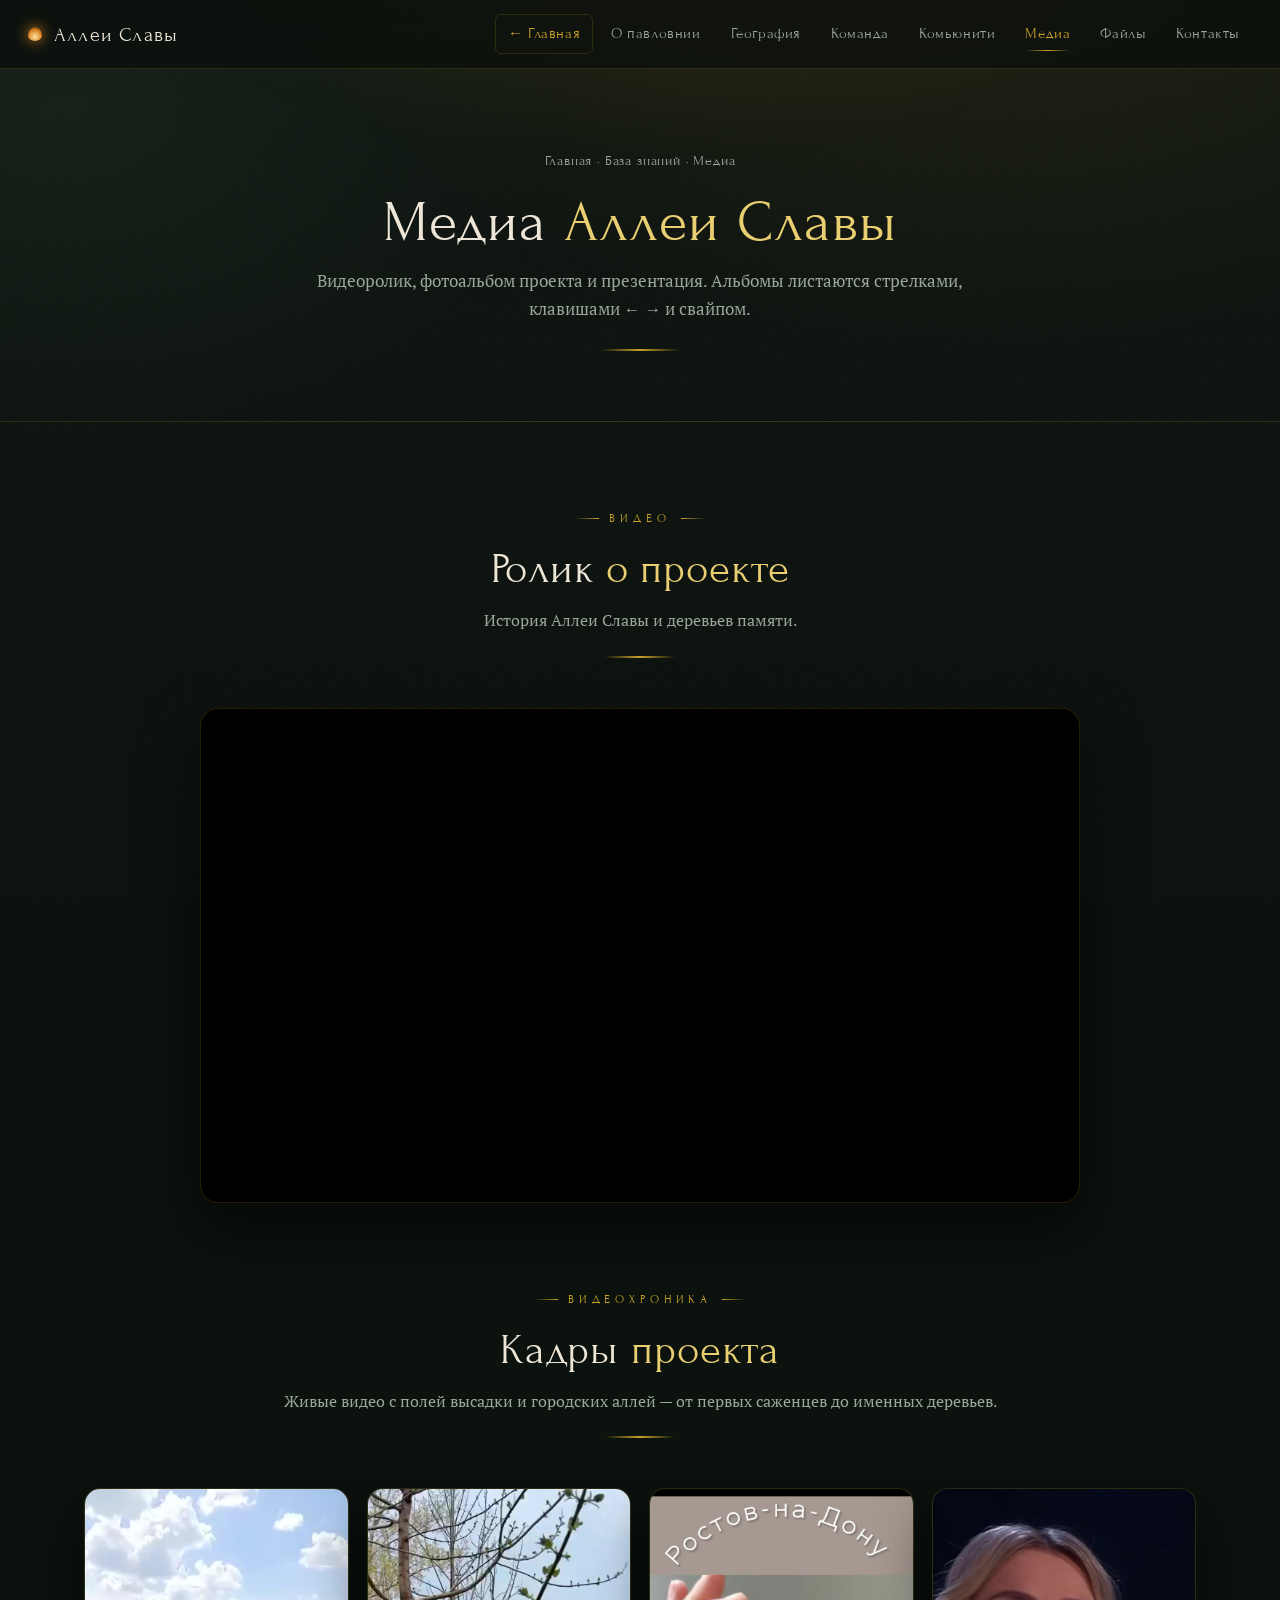
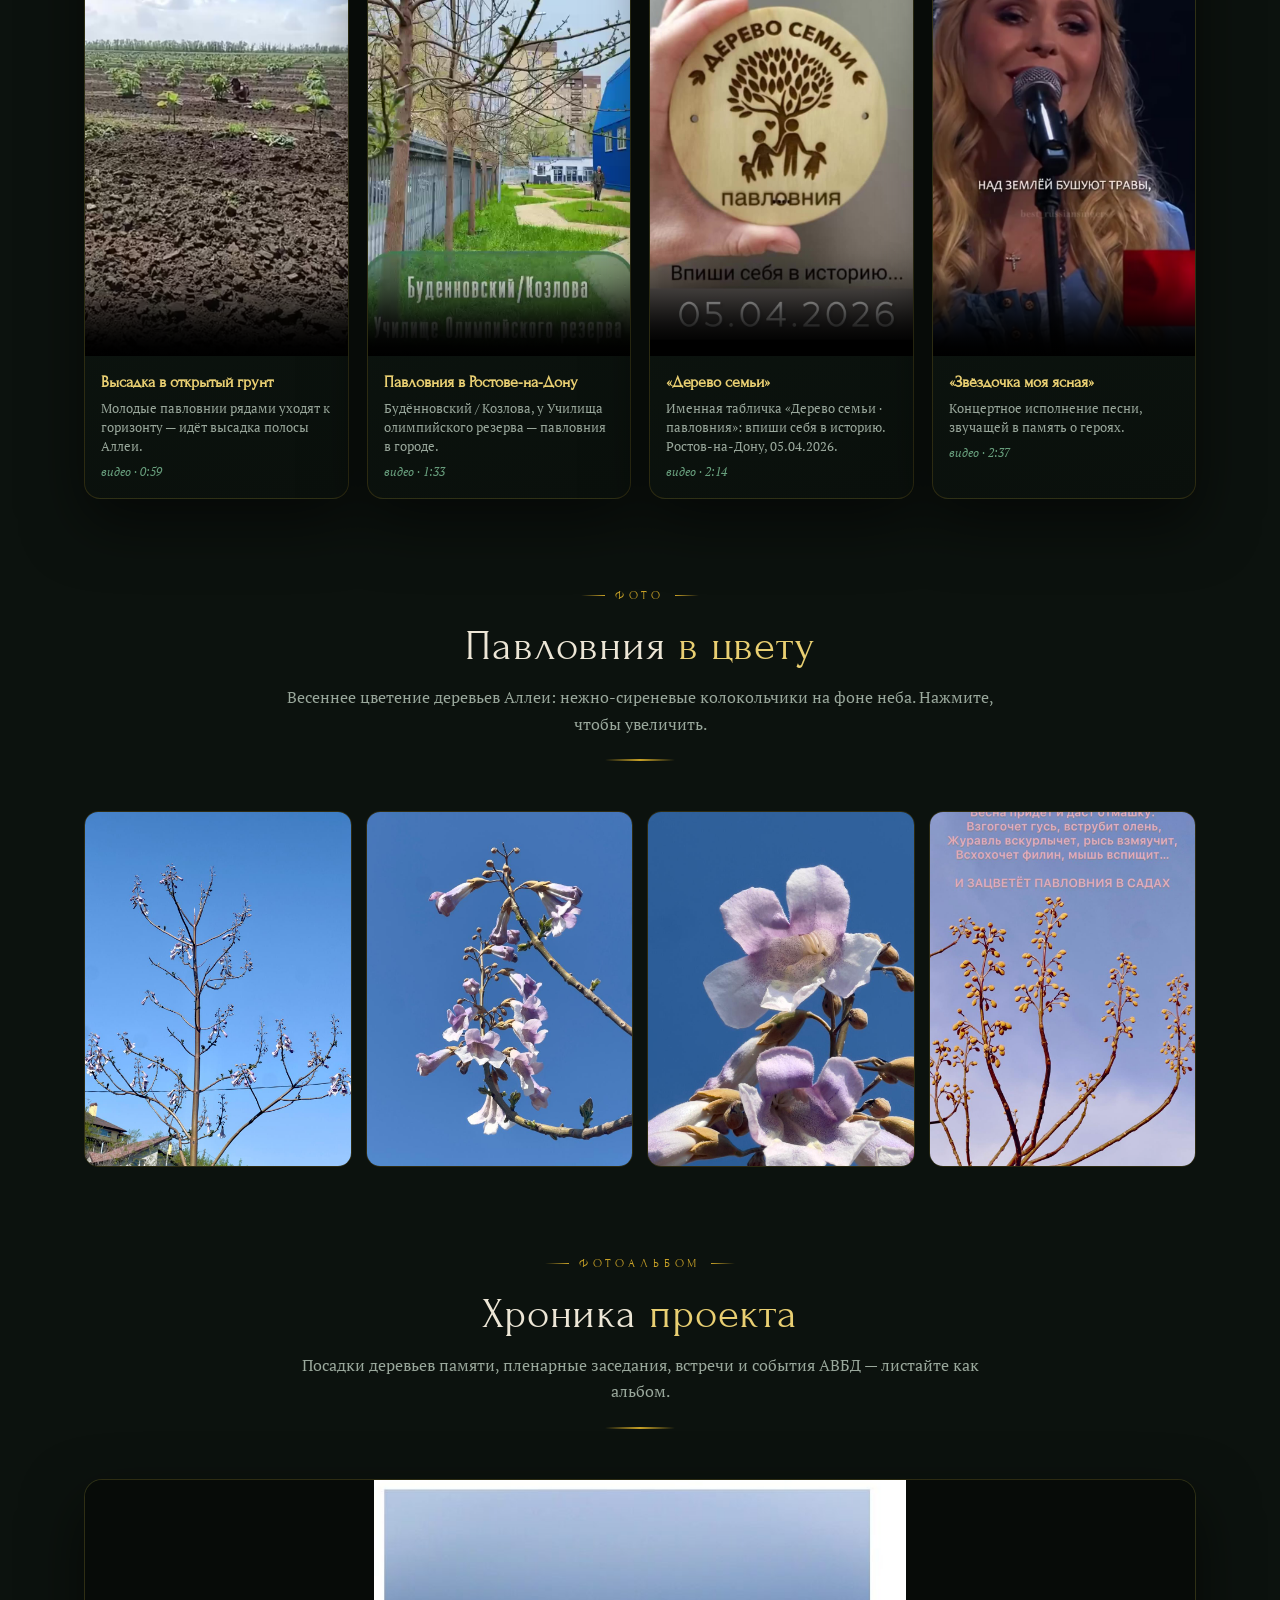
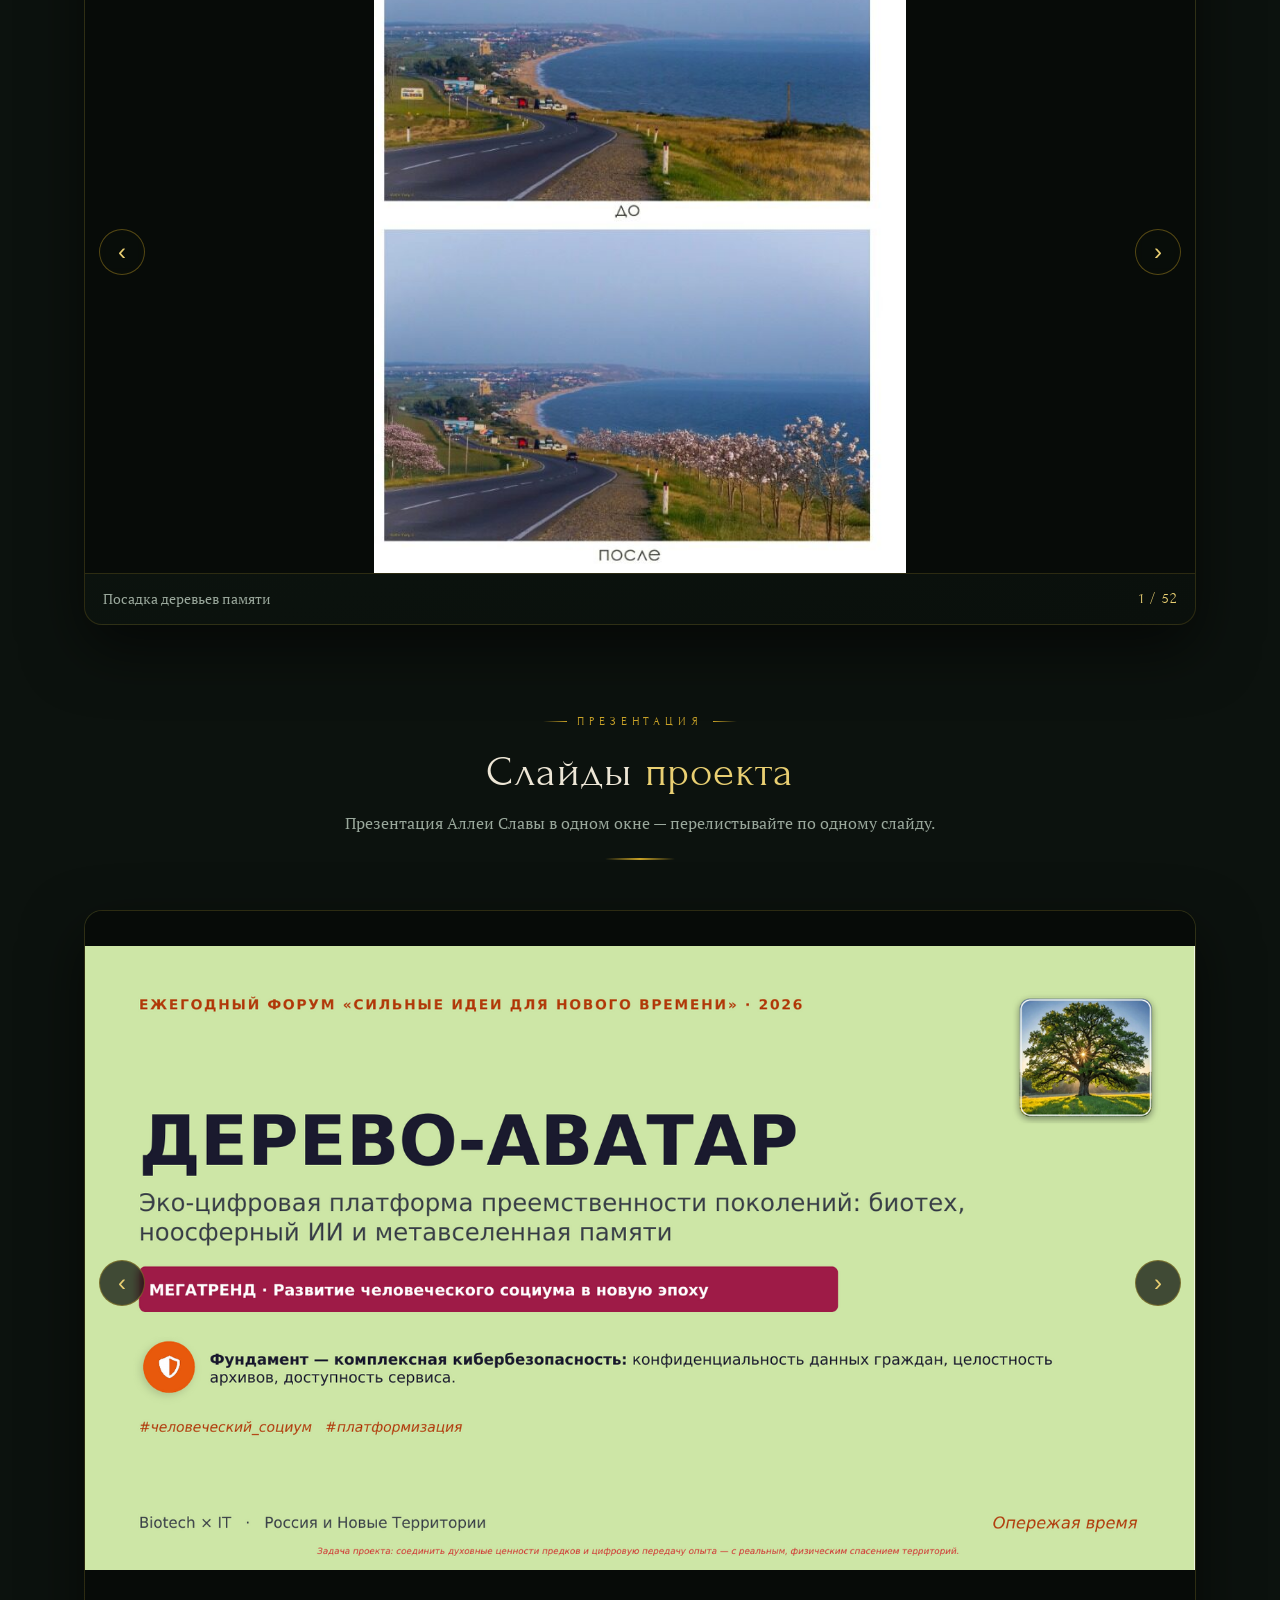
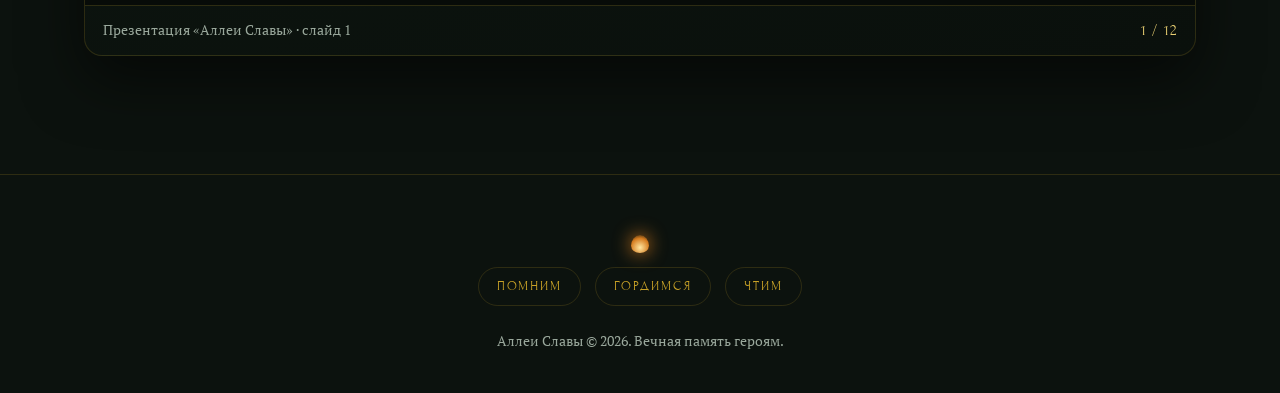
<file: media.html>
<!DOCTYPE html>
<html lang="ru">
<head>
<meta charset="UTF-8">
<meta name="viewport" content="width=device-width, initial-scale=1.0">
<meta name="description" content="Медиа Аллеи Славы: фотоальбом проекта, презентация-листалка и видеоролик.">
<title>Медиа · Аллеи Славы</title>
<link rel="preconnect" href="https://fonts.googleapis.com">
<link rel="preconnect" href="https://fonts.gstatic.com" crossorigin>
<link href="https://fonts.googleapis.com/css2?family=Forum&family=PT+Serif:ital,wght@0,400;0,700;1,400&family=Marck+Script&display=swap" rel="stylesheet">
<link rel="stylesheet" href="assets/site.css">
<style>
.album{position:relative;border:1px solid var(--line);border-radius:18px;overflow:hidden;
  background:linear-gradient(165deg,#0e1812,#0a100c);box-shadow:var(--shadow)}
.album .stage{position:relative;width:100%;aspect-ratio:16/10;display:flex;align-items:center;justify-content:center;background:#070b08}
.album .stage img{max-width:100%;max-height:100%;object-fit:contain;display:block;user-select:none;-webkit-user-drag:none}
.album .anav{position:absolute;top:50%;transform:translateY(-50%);width:46px;height:46px;border-radius:50%;
  border:1px solid rgba(201,162,39,.4);background:rgba(10,14,11,.72);color:var(--gold-l);font-size:1.5rem;line-height:1;
  cursor:pointer;display:grid;place-items:center;transition:background .2s,border-color .2s;z-index:5;backdrop-filter:blur(4px)}
.album .anav:hover{background:rgba(201,162,39,.25);border-color:var(--gold)}
.album .anav.prev{left:14px}
.album .anav.next{right:14px}
.album .abar{display:flex;align-items:center;justify-content:space-between;gap:14px;padding:12px 18px;border-top:1px solid var(--line)}
.album .acap{color:var(--muted);font-size:.9rem;min-width:0;white-space:nowrap;overflow:hidden;text-overflow:ellipsis}
.album .acount{flex:0 0 auto;font-family:"Forum",serif;letter-spacing:.08em;color:var(--gold-l);font-size:.95rem}
.album.is-fading .stage img{opacity:0}
.album .stage img{transition:opacity .18s}
@media(max-width:700px){.album .anav{width:38px;height:38px}.album .stage{aspect-ratio:4/3}}
/* ===== Видеохроника ===== */
.vgrid{display:grid;grid-template-columns:repeat(auto-fit,minmax(min(240px,100%),1fr));gap:18px}
.vcard{border:1px solid var(--line);border-radius:16px;overflow:hidden;display:flex;flex-direction:column;
  background:linear-gradient(165deg,#0e1812,#0a100c);box-shadow:var(--shadow)}
.vcard video{width:100%;aspect-ratio:9/16;object-fit:cover;display:block;background:#070b08}
.vcard .vt{padding:13px 16px 15px}
.vcard .vt b{font-family:"Forum",serif;color:var(--gold-l);font-size:1.02rem;display:block;margin-bottom:3px}
.vcard .vt span{color:var(--muted);font-size:.82rem;line-height:1.45;display:block}
.vcard .vt .dur{color:var(--green-l);font-size:.74rem;margin-top:6px;display:inline-block}
/* ===== Павловния в цвету ===== */
.bloom-grid{display:grid;grid-template-columns:repeat(auto-fit,minmax(min(200px,100%),1fr));gap:14px}
.bloom-grid a{display:block;border-radius:14px;overflow:hidden;border:1px solid var(--line);cursor:zoom-in}
.bloom-grid img{width:100%;aspect-ratio:3/4;object-fit:cover;display:block;transition:transform .3s ease}
.bloom-grid a:hover img{transform:scale(1.04)}
</style>
</head>
<body>

<nav>
  <a class="brand" href="index.html"><span class="flame"></span> Аллеи Славы</a>
  <button class="burger" onclick="toggleNav()">☰</button>
  <div class="nav-links">
    <a class="home-link" href="index.html">← Главная</a>
    <a href="pavlovnia.html">О павловнии</a>
    <a href="geography.html">География</a>
    <a href="team.html">Команда</a>
    <a href="community.html">Комьюнити</a>
    <a href="media.html" class="active">Медиа</a>
    <a href="materials.html">Файлы</a>
    <a href="index.html#contacts">Контакты</a>
  </div>
</nav>

<header class="page-hero">
  <div class="crumbs"><a href="index.html">Главная</a> · База знаний · Медиа</div>
  <h1>Медиа <span class="gold">Аллеи Славы</span></h1>
  <p>Видеоролик, фотоальбом проекта и презентация. Альбомы листаются стрелками, клавишами ← → и свайпом.</p>
  <div class="rule"></div>
</header>

<!-- ВИДЕО -->
<section class="section">
  <div class="wrap">
    <div class="section-head reveal">
      <div class="eyebrow">Видео</div>
      <h2>Ролик <span class="gold">о проекте</span></h2>
      <p>История Аллеи Славы и деревьев памяти.</p>
      <div class="rule"></div>
    </div>
    <div class="video-wrap reveal">
      <iframe src="https://drive.google.com/file/d/1eQB6miFe9L2bpirjqdxnJLXzawgEgWXf/preview" allow="autoplay; fullscreen" allowfullscreen title="Видеоролик Аллеи Славы"></iframe>
    </div>
  </div>
</section>

<!-- ВИДЕОХРОНИКА -->
<section class="section" style="padding-top:0">
  <div class="wrap">
    <div class="section-head reveal">
      <div class="eyebrow">Видеохроника</div>
      <h2>Кадры <span class="gold">проекта</span></h2>
      <p>Живые видео с полей высадки и городских аллей — от первых саженцев до именных деревьев.</p>
      <div class="rule"></div>
    </div>
    <div class="vgrid reveal">
      <div class="vcard">
        <video controls preload="none" poster="assets/media/poster-planting.jpg" src="assets/media/video-planting.mp4"></video>
        <div class="vt"><b>Высадка в открытый грунт</b>
          <span>Молодые павловнии рядами уходят к горизонту — идёт высадка полосы Аллеи.</span>
          <em class="dur">видео · 0:59</em></div>
      </div>
      <div class="vcard">
        <video controls preload="none" poster="assets/media/poster-rostov.jpg" src="assets/media/video-rostov.mp4"></video>
        <div class="vt"><b>Павловния в Ростове-на-Дону</b>
          <span>Будённовский / Козлова, у Училища олимпийского резерва — павловния в городе.</span>
          <em class="dur">видео · 1:33</em></div>
      </div>
      <div class="vcard">
        <video controls preload="none" poster="assets/media/poster-family-tree.jpg" src="assets/media/video-family-tree.mp4"></video>
        <div class="vt"><b>«Дерево семьи»</b>
          <span>Именная табличка «Дерево семьи · павловния»: впиши себя в историю. Ростов-на-Дону, 05.04.2026.</span>
          <em class="dur">видео · 2:14</em></div>
      </div>
      <div class="vcard">
        <video controls preload="none" poster="assets/media/poster-song.jpg" src="assets/media/video-song.mp4"></video>
        <div class="vt"><b>«Звёздочка моя ясная»</b>
          <span>Концертное исполнение песни, звучащей в память о героях.</span>
          <em class="dur">видео · 2:37</em></div>
      </div>
    </div>
  </div>
</section>

<!-- ПАВЛОВНИЯ В ЦВЕТУ -->
<section class="section" style="padding-top:0">
  <div class="wrap">
    <div class="section-head reveal">
      <div class="eyebrow">Фото</div>
      <h2>Павловния <span class="gold">в цвету</span></h2>
      <p>Весеннее цветение деревьев Аллеи: нежно-сиреневые колокольчики на фоне неба. Нажмите, чтобы увеличить.</p>
      <div class="rule"></div>
    </div>
    <div class="bloom-grid reveal">
      <a data-lb="assets/media/bloom-1.jpg" data-lb-group="bloom" data-cap="Цветущая ветвь павловнии"><img src="assets/media/bloom-1.jpg" alt="Цветущая ветвь павловнии" loading="lazy"></a>
      <a data-lb="assets/media/bloom-2.jpg" data-lb-group="bloom" data-cap="Цветок павловнии крупным планом"><img src="assets/media/bloom-2.jpg" alt="Цветок павловнии крупным планом" loading="lazy"></a>
      <a data-lb="assets/media/bloom-3.jpg" data-lb-group="bloom" data-cap="Молодая павловния в цвету"><img src="assets/media/bloom-3.jpg" alt="Молодая павловния в цвету" loading="lazy"></a>
      <a data-lb="assets/media/bloom-verse.jpg" data-lb-group="bloom" data-cap="«И зацветёт павловния в садах…»"><img src="assets/media/bloom-verse.jpg" alt="Бутоны павловнии и стихи о весне" loading="lazy"></a>
    </div>
  </div>
</section>

<!-- ФОТОАЛЬБОМ -->
<section class="section" style="padding-top:0">
  <div class="wrap">
    <div class="section-head reveal">
      <div class="eyebrow">Фотоальбом</div>
      <h2>Хроника <span class="gold">проекта</span></h2>
      <p>Посадки деревьев памяти, пленарные заседания, встречи и события АВБД — листайте как альбом.</p>
      <div class="rule"></div>
    </div>
    <div class="album reveal" id="albumPhotos"></div>
  </div>
</section>

<!-- ПРЕЗЕНТАЦИЯ -->
<section class="section" style="padding-top:0">
  <div class="wrap">
    <div class="section-head reveal">
      <div class="eyebrow">Презентация</div>
      <h2>Слайды <span class="gold">проекта</span></h2>
      <p>Презентация Аллеи Славы в одном окне — перелистывайте по одному слайду.</p>
      <div class="rule"></div>
    </div>
    <div class="album reveal" id="albumSlides"></div>
  </div>
</section>

<footer>
  <div class="flame"></div>
  <div class="pledge"><span>Помним</span><span>Гордимся</span><span>Чтим</span></div>
  <p class="cr">Аллеи Славы © 2026. Вечная память героям.</p>
</footer>

<script src="assets/site.js"></script>
<script>
/* ===== Фотоальбом-листалка ===== */
function initAlbum(el, items, label){
  if(!el||!items.length) return;
  let i=0;
  el.innerHTML=`
    <div class="stage"><img alt=""></div>
    <button type="button" class="anav prev" aria-label="Назад">‹</button>
    <button type="button" class="anav next" aria-label="Вперёд">›</button>
    <div class="abar"><div class="acap"></div><div class="acount"></div></div>`;
  const img=el.querySelector('img'), cap=el.querySelector('.acap'), cnt=el.querySelector('.acount');
  function show(n){
    i=(n+items.length)%items.length;
    el.classList.add('is-fading');
    setTimeout(()=>{
      img.src=items[i].src; img.alt=items[i].cap;
      cap.textContent=items[i].cap;
      cnt.textContent=(i+1)+' / '+items.length;
      el.classList.remove('is-fading');
    },120);
    const nx=new Image(); nx.src=items[(i+1)%items.length].src;
    const pv=new Image(); pv.src=items[(i-1+items.length)%items.length].src;
  }
  el.querySelector('.prev').onclick=()=>show(i-1);
  el.querySelector('.next').onclick=()=>show(i+1);
  el.tabIndex=0;
  el.addEventListener('keydown',e=>{
    if(e.key==='ArrowLeft'){show(i-1);e.preventDefault();}
    if(e.key==='ArrowRight'){show(i+1);e.preventDefault();}
  });
  let tx=null;
  el.addEventListener('touchstart',e=>{tx=e.touches[0].clientX;},{passive:true});
  el.addEventListener('touchend',e=>{
    if(tx===null)return;
    const dx=e.changedTouches[0].clientX-tx;
    if(Math.abs(dx)>45) show(i+(dx<0?1:-1));
    tx=null;
  },{passive:true});
  show(0);
}

/* Фотоальбом: посадки + события из архива проекта */
const photos=[
  {src:'assets/photo-planting-1.jpg',cap:'Посадка деревьев памяти'},
  {src:'assets/photo-planting-2.jpg',cap:'Участники проекта на аллее'}
];
for(let n=1;n<=50;n++){
  photos.push({src:`assets/album/event-${String(n).padStart(2,'0')}.jpg`,cap:`Хроника проекта АВБД · фото ${n}`});
}
initAlbum(document.getElementById('albumPhotos'),photos);

/* Презентация-листалка */
const slides=[];
for(let n=1;n<=12;n++) slides.push({src:`assets/slide-${n}.png`,cap:`Презентация «Аллеи Славы» · слайд ${n}`});
initAlbum(document.getElementById('albumSlides'),slides);
</script>
</body>
</html>
</file>
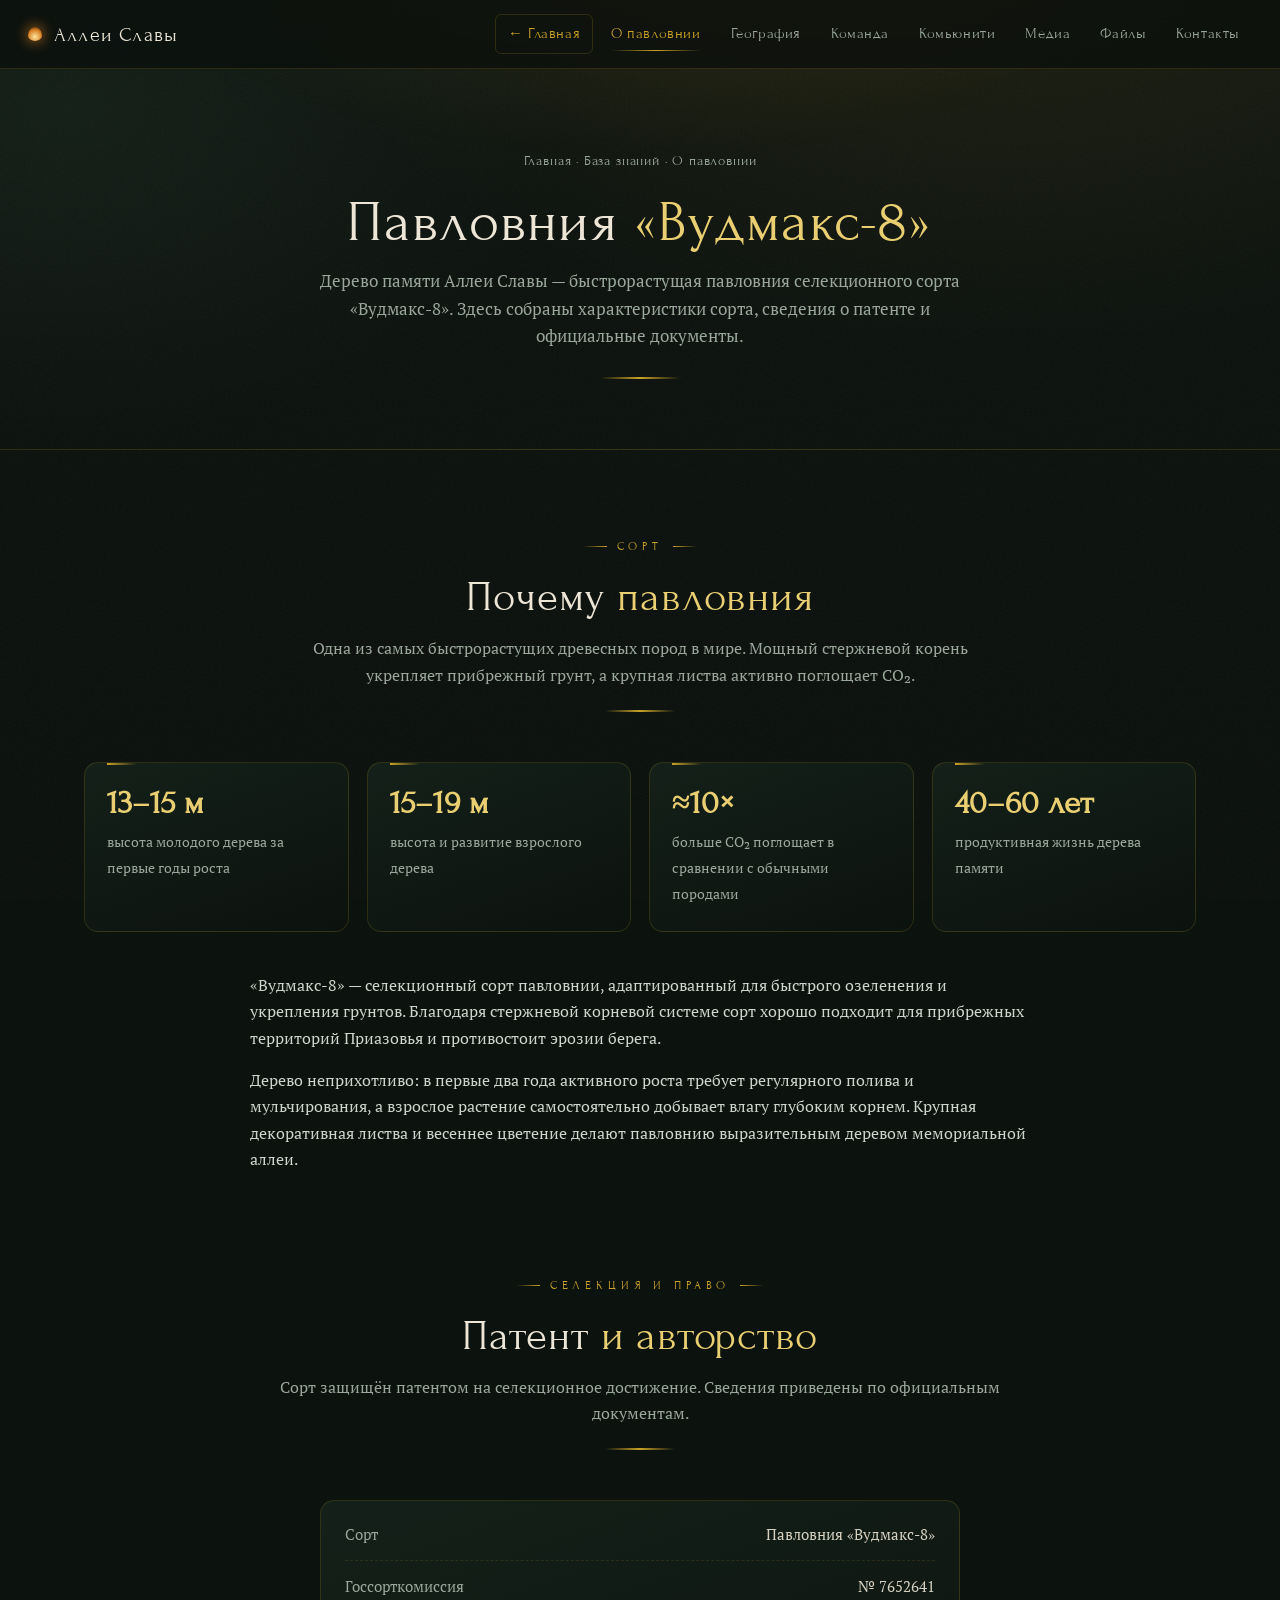
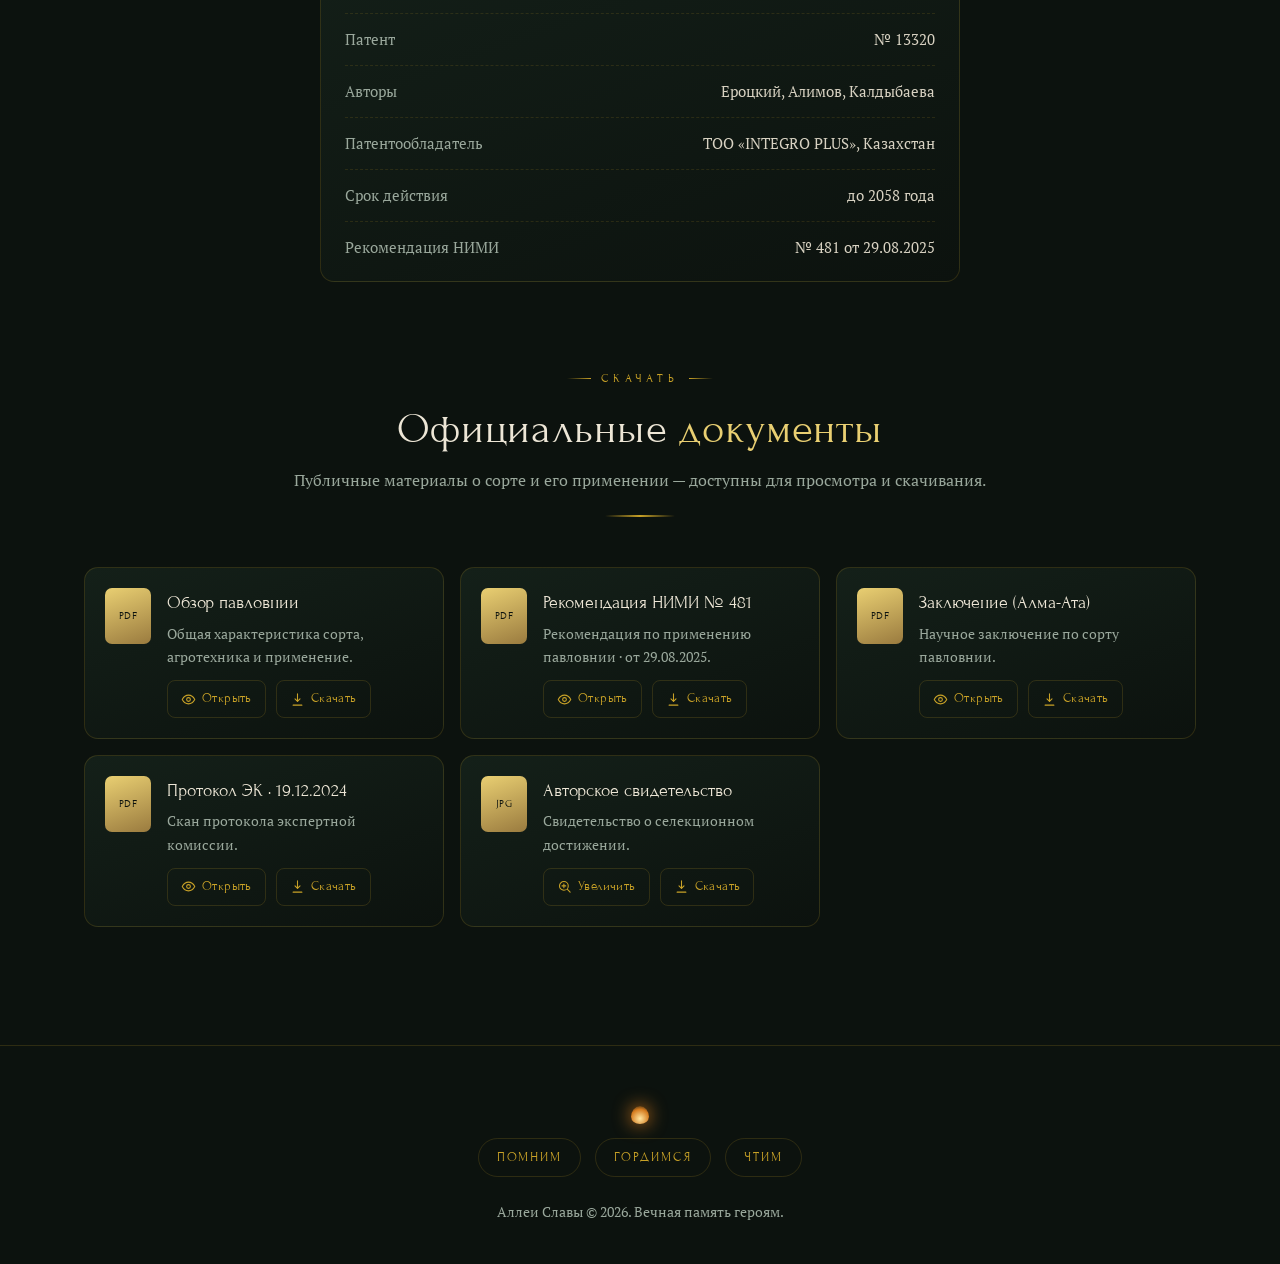
<file: pavlovnia.html>
<!DOCTYPE html>
<html lang="ru">
<head>
<meta charset="UTF-8">
<meta name="viewport" content="width=device-width, initial-scale=1.0">
<meta name="description" content="Павловния «Вудмакс-8»: характеристики сорта, патент и официальные документы для скачивания.">
<title>О павловнии «Вудмакс-8» · Аллеи Славы</title>
<link rel="preconnect" href="https://fonts.googleapis.com">
<link rel="preconnect" href="https://fonts.gstatic.com" crossorigin>
<link href="https://fonts.googleapis.com/css2?family=Forum&family=PT+Serif:ital,wght@0,400;0,700;1,400&family=Marck+Script&display=swap" rel="stylesheet">
<link rel="stylesheet" href="assets/site.css">
</head>
<body>

<nav>
  <a class="brand" href="index.html"><span class="flame"></span> Аллеи Славы</a>
  <button class="burger" onclick="toggleNav()">☰</button>
  <div class="nav-links">
    <a class="home-link" href="index.html">← Главная</a>
    <a href="pavlovnia.html" class="active">О павловнии</a>
    <a href="geography.html">География</a>
    <a href="team.html">Команда</a>
    <a href="community.html">Комьюнити</a>
    <a href="media.html">Медиа</a>
    <a href="materials.html">Файлы</a>
    <a href="index.html#contacts">Контакты</a>
  </div>
</nav>

<header class="page-hero">
  <div class="crumbs"><a href="index.html">Главная</a> · База знаний · О павловнии</div>
  <h1>Павловния <span class="gold">«Вудмакс-8»</span></h1>
  <p>Дерево памяти Аллеи Славы — быстрорастущая павловния селекционного сорта «Вудмакс-8». Здесь собраны характеристики сорта, сведения о патенте и официальные документы.</p>
  <div class="rule"></div>
</header>

<!-- ХАРАКТЕРИСТИКИ -->
<section class="section">
  <div class="wrap">
    <div class="section-head reveal">
      <div class="eyebrow">Сорт</div>
      <h2>Почему <span class="gold">павловния</span></h2>
      <p>Одна из самых быстрорастущих древесных пород в мире. Мощный стержневой корень укрепляет прибрежный грунт, а крупная листва активно поглощает CO₂.</p>
      <div class="rule"></div>
    </div>
    <div class="fact-grid reveal">
      <div class="fact"><b>13–15 м</b><span>высота молодого дерева за первые годы роста</span></div>
      <div class="fact"><b>15–19 м</b><span>высота и развитие взрослого дерева</span></div>
      <div class="fact"><b>≈10×</b><span>больше CO₂ поглощает в сравнении с обычными породами</span></div>
      <div class="fact"><b>40–60 лет</b><span>продуктивная жизнь дерева памяти</span></div>
    </div>
    <div class="prose reveal" style="margin-top:40px">
      <p>«Вудмакс-8» — селекционный сорт павловнии, адаптированный для быстрого озеленения и укрепления грунтов. Благодаря стержневой корневой системе сорт хорошо подходит для прибрежных территорий Приазовья и противостоит эрозии берега.</p>
      <p>Дерево неприхотливо: в первые два года активного роста требует регулярного полива и мульчирования, а взрослое растение самостоятельно добывает влагу глубоким корнем. Крупная декоративная листва и весеннее цветение делают павловнию выразительным деревом мемориальной аллеи.</p>
    </div>
  </div>
</section>

<!-- ПАТЕНТ -->
<section class="section" style="padding-top:0">
  <div class="wrap">
    <div class="section-head reveal">
      <div class="eyebrow">Селекция и право</div>
      <h2>Патент <span class="gold">и авторство</span></h2>
      <p>Сорт защищён патентом на селекционное достижение. Сведения приведены по официальным документам.</p>
      <div class="rule"></div>
    </div>
    <div class="pat-rows reveal">
      <div class="row"><span>Сорт</span><b>Павловния «Вудмакс-8»</b></div>
      <div class="row"><span>Госсорткомиссия</span><b>№ 7652641</b></div>
      <div class="row"><span>Патент</span><b>№ 13320</b></div>
      <div class="row"><span>Авторы</span><b>Ероцкий, Алимов, Калдыбаева</b></div>
      <div class="row"><span>Патентообладатель</span><b>ТОО «INTEGRO PLUS», Казахстан</b></div>
      <div class="row"><span>Срок действия</span><b>до 2058 года</b></div>
      <div class="row"><span>Рекомендация НИМИ</span><b>№ 481 от 29.08.2025</b></div>
    </div>
  </div>
</section>

<!-- ДОКУМЕНТЫ -->
<section class="section" style="padding-top:0">
  <div class="wrap">
    <div class="section-head reveal">
      <div class="eyebrow">Скачать</div>
      <h2>Официальные <span class="gold">документы</span></h2>
      <p>Публичные материалы о сорте и его применении — доступны для просмотра и скачивания.</p>
      <div class="rule"></div>
    </div>
    <div class="doc-list">

      <div class="doc-card reveal">
        <div class="ftype">PDF</div>
        <div class="db">
          <h4>Обзор павловнии</h4>
          <p>Общая характеристика сорта, агротехника и применение.</p>
          <div class="acts">
            <a href="assets/pavlovnia-overview.pdf" target="_blank"><svg viewBox="0 0 24 24"><path d="M2 12s3.6-7 10-7 10 7 10 7-3.6 7-10 7S2 12 2 12z"/><circle cx="12" cy="12" r="3"/></svg> Открыть</a>
            <a href="assets/pavlovnia-overview.pdf" download><svg viewBox="0 0 24 24"><path d="M12 3v12m0 0l-4-4m4 4l4-4M5 21h14"/></svg> Скачать</a>
          </div>
        </div>
      </div>

      <div class="doc-card reveal">
        <div class="ftype">PDF</div>
        <div class="db">
          <h4>Рекомендация НИМИ № 481</h4>
          <p>Рекомендация по применению павловнии · от 29.08.2025.</p>
          <div class="acts">
            <a href="assets/nimi-recommendation.pdf" target="_blank"><svg viewBox="0 0 24 24"><path d="M2 12s3.6-7 10-7 10 7 10 7-3.6 7-10 7S2 12 2 12z"/><circle cx="12" cy="12" r="3"/></svg> Открыть</a>
            <a href="assets/nimi-recommendation.pdf" download><svg viewBox="0 0 24 24"><path d="M12 3v12m0 0l-4-4m4 4l4-4M5 21h14"/></svg> Скачать</a>
          </div>
        </div>
      </div>

      <div class="doc-card reveal">
        <div class="ftype">PDF</div>
        <div class="db">
          <h4>Заключение (Алма-Ата)</h4>
          <p>Научное заключение по сорту павловнии.</p>
          <div class="acts">
            <a href="assets/docs/almaty-conclusion.pdf" target="_blank"><svg viewBox="0 0 24 24"><path d="M2 12s3.6-7 10-7 10 7 10 7-3.6 7-10 7S2 12 2 12z"/><circle cx="12" cy="12" r="3"/></svg> Открыть</a>
            <a href="assets/docs/almaty-conclusion.pdf" download><svg viewBox="0 0 24 24"><path d="M12 3v12m0 0l-4-4m4 4l4-4M5 21h14"/></svg> Скачать</a>
          </div>
        </div>
      </div>

      <div class="doc-card reveal">
        <div class="ftype">PDF</div>
        <div class="db">
          <h4>Протокол ЭК · 19.12.2024</h4>
          <p>Скан протокола экспертной комиссии.</p>
          <div class="acts">
            <a href="assets/docs/protocol-ek-2024.pdf" target="_blank"><svg viewBox="0 0 24 24"><path d="M2 12s3.6-7 10-7 10 7 10 7-3.6 7-10 7S2 12 2 12z"/><circle cx="12" cy="12" r="3"/></svg> Открыть</a>
            <a href="assets/docs/protocol-ek-2024.pdf" download><svg viewBox="0 0 24 24"><path d="M12 3v12m0 0l-4-4m4 4l4-4M5 21h14"/></svg> Скачать</a>
          </div>
        </div>
      </div>

      <div class="doc-card reveal">
        <div class="ftype">JPG</div>
        <div class="db">
          <h4>Авторское свидетельство</h4>
          <p>Свидетельство о селекционном достижении.</p>
          <div class="acts">
            <a data-lb="assets/docs/author-certificate.jpg" data-lb-group="cert" data-cap="Авторское свидетельство"><svg viewBox="0 0 24 24"><circle cx="11" cy="11" r="7"/><path d="M21 21l-4.3-4.3M11 8v6M8 11h6"/></svg> Увеличить</a>
            <a href="assets/docs/author-certificate.jpg" download><svg viewBox="0 0 24 24"><path d="M12 3v12m0 0l-4-4m4 4l4-4M5 21h14"/></svg> Скачать</a>
          </div>
        </div>
      </div>

    </div>

  </div>
</section>

<footer>
  <div class="flame"></div>
  <div class="pledge"><span>Помним</span><span>Гордимся</span><span>Чтим</span></div>
  <p class="cr">Аллеи Славы © 2026. Вечная память героям.</p>
</footer>

<script src="assets/site.js"></script>
</body>
</html>
</file>
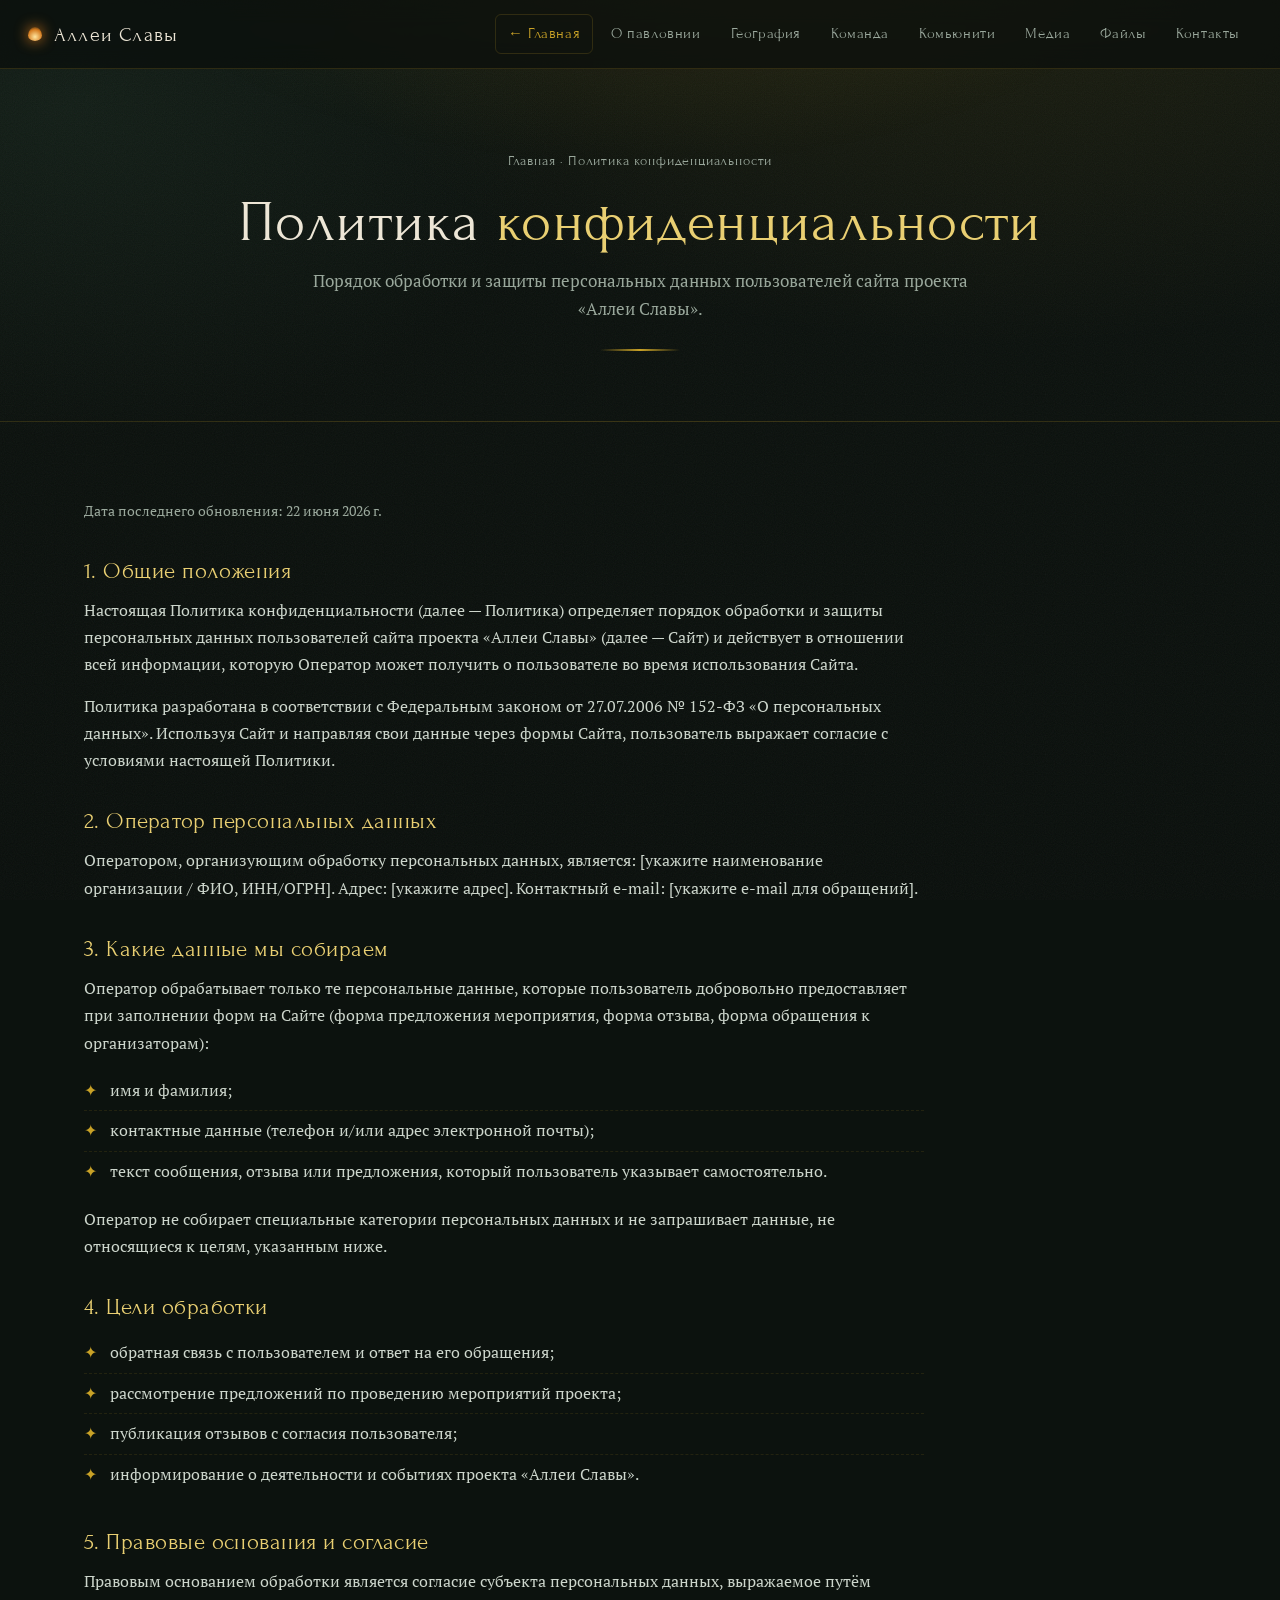
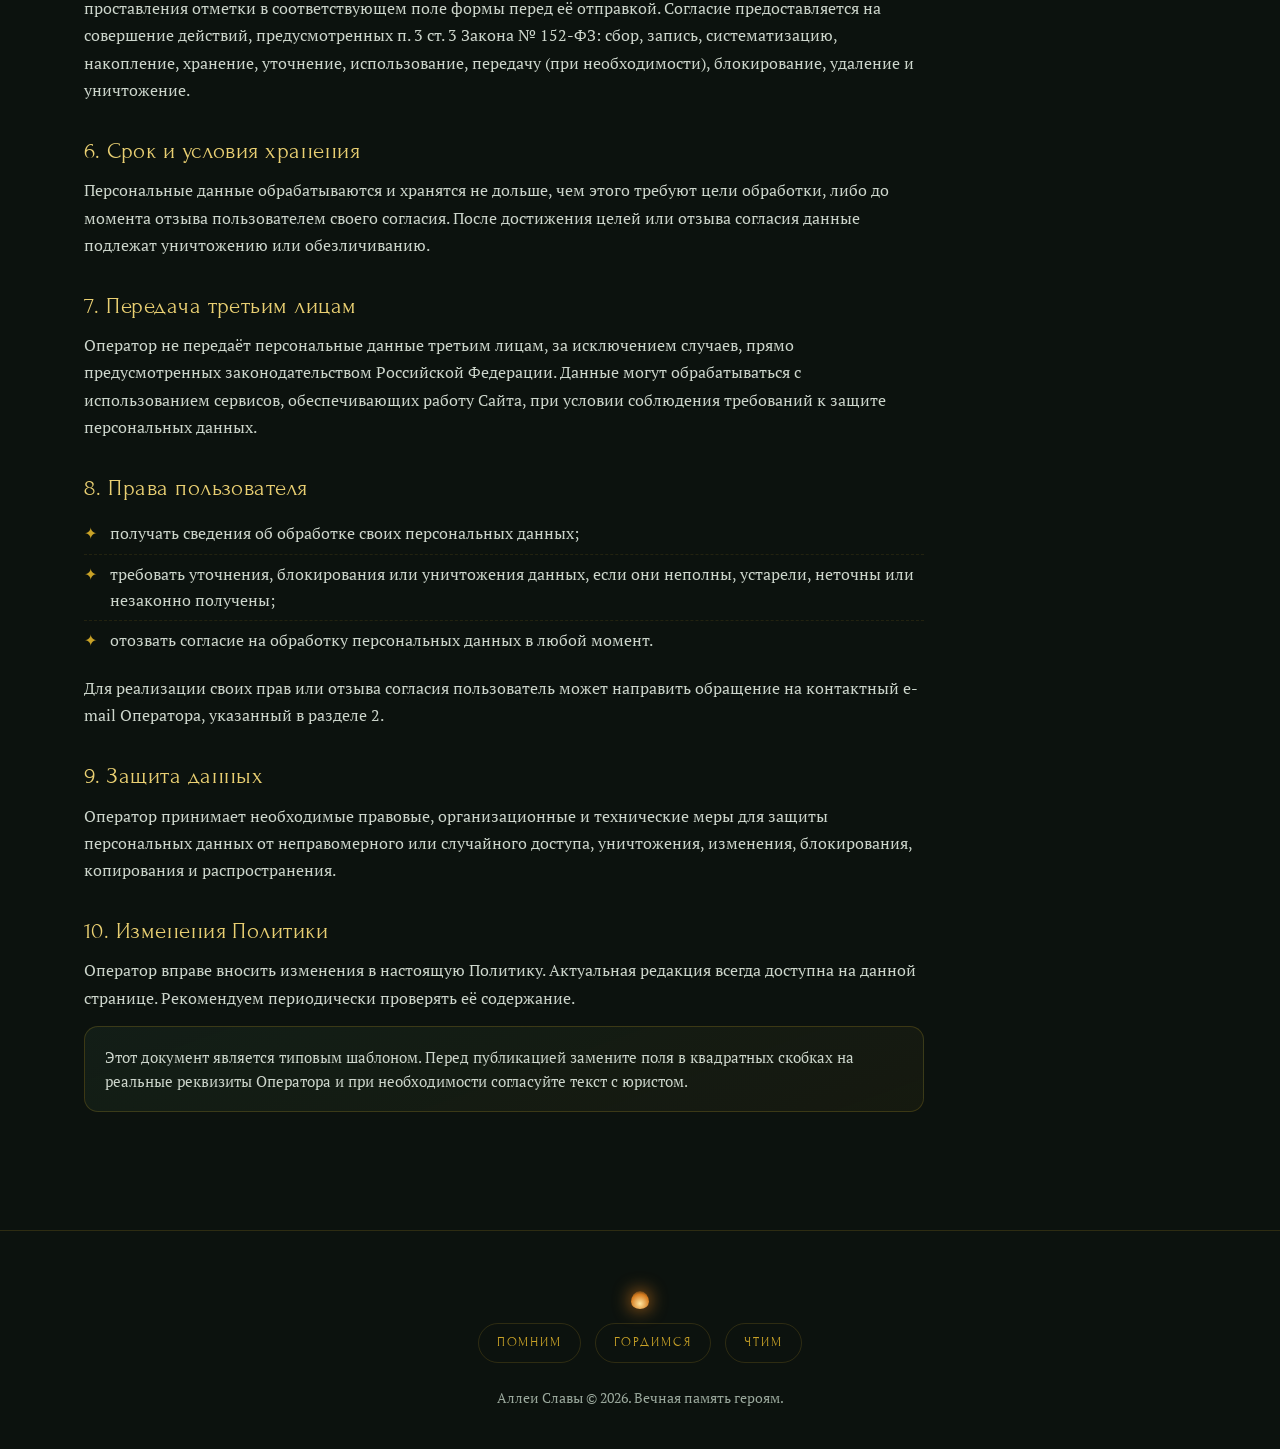
<file: privacy.html>
<!DOCTYPE html>
<html lang="ru">
<head>
<meta charset="UTF-8">
<meta name="viewport" content="width=device-width, initial-scale=1.0">
<meta name="description" content="Политика конфиденциальности и порядок обработки персональных данных проекта Аллеи Славы в соответствии с Федеральным законом № 152-ФЗ.">
<title>Политика конфиденциальности · Аллеи Славы</title>
<link rel="preconnect" href="https://fonts.googleapis.com">
<link rel="preconnect" href="https://fonts.gstatic.com" crossorigin>
<link href="https://fonts.googleapis.com/css2?family=Forum&family=PT+Serif:ital,wght@0,400;0,700;1,400&family=Marck+Script&display=swap" rel="stylesheet">
<link rel="stylesheet" href="assets/site.css">
<style>
.legal{max-width:840px}
.legal h2{font-family:"Forum",serif;font-weight:400;color:var(--gold-l);font-size:1.45rem;margin:34px 0 12px}
.legal h2:first-child{margin-top:0}
.legal p{color:#cdd6cc;font-size:1rem;line-height:1.7;margin-bottom:14px}
.legal ul{list-style:none;margin:0 0 14px;padding:0}
.legal li{position:relative;padding:7px 0 7px 26px;color:#cdd6cc;font-size:1rem;line-height:1.6;
  border-bottom:1px dashed rgba(201,162,39,.12)}
.legal li:last-child{border-bottom:none}
.legal li::before{content:"✦";position:absolute;left:0;color:var(--gold)}
.legal a{color:var(--gold-l);border-bottom:1px dashed rgba(201,162,39,.5)}
.legal a:hover{color:#fff;border-color:#fff}
.legal .upd{color:var(--muted);font-size:.85rem;margin-bottom:28px}
.legal .note{background:linear-gradient(160deg,rgba(70,120,90,.12),rgba(201,162,39,.05));
  border:1px solid rgba(201,162,39,.22);border-radius:14px;padding:18px 20px;color:#cdd6cc;font-size:.94rem;line-height:1.6}
</style>
</head>
<body>

<nav>
  <a class="brand" href="index.html"><span class="flame"></span> Аллеи Славы</a>
  <button class="burger" onclick="toggleNav()">☰</button>
  <div class="nav-links">
    <a class="home-link" href="index.html">← Главная</a>
    <a href="pavlovnia.html">О павловнии</a>
    <a href="geography.html">География</a>
    <a href="team.html">Команда</a>
    <a href="community.html">Комьюнити</a>
    <a href="media.html">Медиа</a>
    <a href="materials.html">Файлы</a>
    <a href="index.html#contacts">Контакты</a>
  </div>
</nav>

<header class="page-hero">
  <div class="crumbs"><a href="index.html">Главная</a> · Политика конфиденциальности</div>
  <h1>Политика <span class="gold">конфиденциальности</span></h1>
  <p>Порядок обработки и защиты персональных данных пользователей сайта проекта «Аллеи Славы».</p>
  <div class="rule"></div>
</header>

<section class="section">
  <div class="wrap">
    <div class="legal reveal">
      <p class="upd">Дата последнего обновления: 22 июня 2026 г.</p>

      <h2>1. Общие положения</h2>
      <p>Настоящая Политика конфиденциальности (далее — Политика) определяет порядок обработки и защиты персональных данных пользователей сайта проекта «Аллеи Славы» (далее — Сайт) и действует в отношении всей информации, которую Оператор может получить о пользователе во время использования Сайта.</p>
      <p>Политика разработана в соответствии с Федеральным законом от 27.07.2006 № 152-ФЗ «О персональных данных». Используя Сайт и направляя свои данные через формы Сайта, пользователь выражает согласие с условиями настоящей Политики.</p>

      <h2>2. Оператор персональных данных</h2>
      <p>Оператором, организующим обработку персональных данных, является: [укажите наименование организации / ФИО, ИНН/ОГРН]. Адрес: [укажите адрес]. Контактный e-mail: [укажите e-mail для обращений].</p>

      <h2>3. Какие данные мы собираем</h2>
      <p>Оператор обрабатывает только те персональные данные, которые пользователь добровольно предоставляет при заполнении форм на Сайте (форма предложения мероприятия, форма отзыва, форма обращения к организаторам):</p>
      <ul>
        <li>имя и фамилия;</li>
        <li>контактные данные (телефон и/или адрес электронной почты);</li>
        <li>текст сообщения, отзыва или предложения, который пользователь указывает самостоятельно.</li>
      </ul>
      <p>Оператор не собирает специальные категории персональных данных и не запрашивает данные, не относящиеся к целям, указанным ниже.</p>

      <h2>4. Цели обработки</h2>
      <ul>
        <li>обратная связь с пользователем и ответ на его обращения;</li>
        <li>рассмотрение предложений по проведению мероприятий проекта;</li>
        <li>публикация отзывов с согласия пользователя;</li>
        <li>информирование о деятельности и событиях проекта «Аллеи Славы».</li>
      </ul>

      <h2>5. Правовые основания и согласие</h2>
      <p>Правовым основанием обработки является согласие субъекта персональных данных, выражаемое путём проставления отметки в соответствующем поле формы перед её отправкой. Согласие предоставляется на совершение действий, предусмотренных п. 3 ст. 3 Закона № 152-ФЗ: сбор, запись, систематизацию, накопление, хранение, уточнение, использование, передачу (при необходимости), блокирование, удаление и уничтожение.</p>

      <h2>6. Срок и условия хранения</h2>
      <p>Персональные данные обрабатываются и хранятся не дольше, чем этого требуют цели обработки, либо до момента отзыва пользователем своего согласия. После достижения целей или отзыва согласия данные подлежат уничтожению или обезличиванию.</p>

      <h2>7. Передача третьим лицам</h2>
      <p>Оператор не передаёт персональные данные третьим лицам, за исключением случаев, прямо предусмотренных законодательством Российской Федерации. Данные могут обрабатываться с использованием сервисов, обеспечивающих работу Сайта, при условии соблюдения требований к защите персональных данных.</p>

      <h2>8. Права пользователя</h2>
      <ul>
        <li>получать сведения об обработке своих персональных данных;</li>
        <li>требовать уточнения, блокирования или уничтожения данных, если они неполны, устарели, неточны или незаконно получены;</li>
        <li>отозвать согласие на обработку персональных данных в любой момент.</li>
      </ul>
      <p>Для реализации своих прав или отзыва согласия пользователь может направить обращение на контактный e-mail Оператора, указанный в разделе 2.</p>

      <h2>9. Защита данных</h2>
      <p>Оператор принимает необходимые правовые, организационные и технические меры для защиты персональных данных от неправомерного или случайного доступа, уничтожения, изменения, блокирования, копирования и распространения.</p>

      <h2>10. Изменения Политики</h2>
      <p>Оператор вправе вносить изменения в настоящую Политику. Актуальная редакция всегда доступна на данной странице. Рекомендуем периодически проверять её содержание.</p>

      <div class="note">Этот документ является типовым шаблоном. Перед публикацией замените поля в квадратных скобках на реальные реквизиты Оператора и при необходимости согласуйте текст с юристом.</div>
    </div>
  </div>
</section>

<footer>
  <div class="flame"></div>
  <div class="pledge"><span>Помним</span><span>Гордимся</span><span>Чтим</span></div>
  <p class="cr">Аллеи Славы © 2026. Вечная память героям.</p>
</footer>

<script src="assets/site.js"></script>
</body>
</html>
</file>
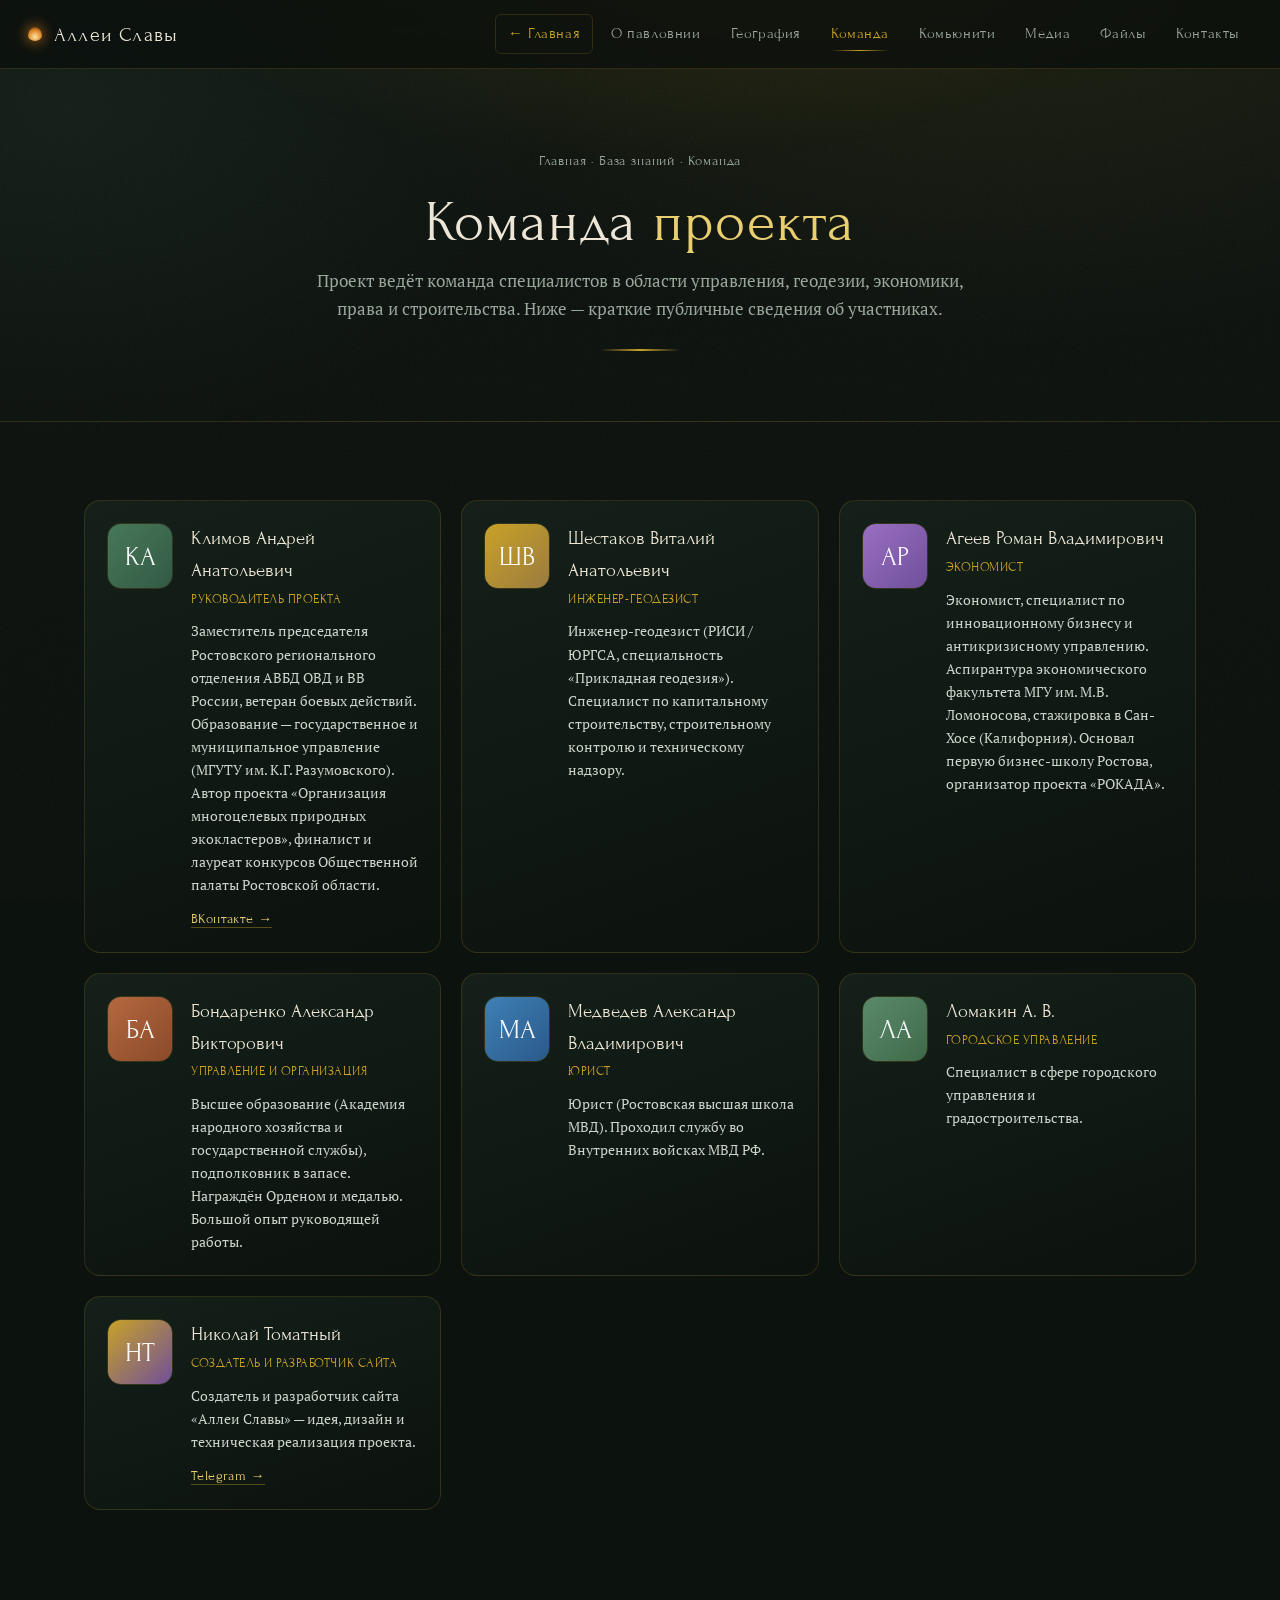
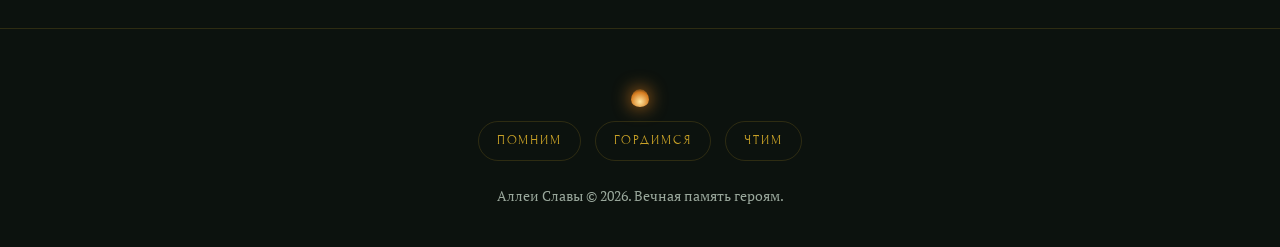
<file: team.html>
<!DOCTYPE html>
<html lang="ru">
<head>
<meta charset="UTF-8">
<meta name="viewport" content="width=device-width, initial-scale=1.0">
<meta name="description" content="Команда проекта Аллеи Славы: специалисты в области управления, геодезии, экономики, права и строительства.">
<title>Команда · Аллеи Славы</title>
<link rel="preconnect" href="https://fonts.googleapis.com">
<link rel="preconnect" href="https://fonts.gstatic.com" crossorigin>
<link href="https://fonts.googleapis.com/css2?family=Forum&family=PT+Serif:ital,wght@0,400;0,700;1,400&family=Marck+Script&display=swap" rel="stylesheet">
<link rel="stylesheet" href="assets/site.css">
<style>
.team-grid{display:grid;grid-template-columns:repeat(auto-fit,minmax(min(320px,100%),1fr));gap:20px}
.bio{display:flex;gap:18px;background:linear-gradient(160deg,var(--panel),var(--bg));
  border:1px solid var(--line);border-radius:16px;padding:22px;transition:border-color .25s,transform .2s}
.bio:hover{border-color:rgba(201,162,39,.4);transform:translateY(-2px)}
.bio .ava{flex:0 0 auto;width:66px;height:66px;border-radius:14px;overflow:hidden;border:1px solid var(--line)}
.bio .ava svg{width:100%;height:100%;display:block}
.bio h4{font-family:"Forum",serif;font-weight:400;font-size:1.2rem;color:var(--ink);margin-bottom:2px}
.bio .role{font-family:"Forum",serif;letter-spacing:.04em;color:var(--gold);font-size:.82rem;text-transform:uppercase;display:block;margin-bottom:9px}
.bio p{color:#cdd6cc;font-size:.9rem;line-height:1.6}
.bio .vk{margin-top:10px}
.bio .vk a{color:var(--gold-l);font-family:"Forum",serif;font-size:.86rem;letter-spacing:.03em;text-decoration:none;border-bottom:1px solid rgba(201,162,39,.4)}
.bio .vk a:hover{color:var(--gold)}
</style>
</head>
<body>

<nav>
  <a class="brand" href="index.html"><span class="flame"></span> Аллеи Славы</a>
  <button class="burger" onclick="toggleNav()">☰</button>
  <div class="nav-links">
    <a class="home-link" href="index.html">← Главная</a>
    <a href="pavlovnia.html">О павловнии</a>
    <a href="geography.html">География</a>
    <a href="team.html" class="active">Команда</a>
    <a href="community.html">Комьюнити</a>
    <a href="media.html">Медиа</a>
    <a href="materials.html">Файлы</a>
    <a href="index.html#contacts">Контакты</a>
  </div>
</nav>

<header class="page-hero">
  <div class="crumbs"><a href="index.html">Главная</a> · База знаний · Команда</div>
  <h1>Команда <span class="gold">проекта</span></h1>
  <p>Проект ведёт команда специалистов в области управления, геодезии, экономики, права и строительства. Ниже — краткие публичные сведения об участниках.</p>
  <div class="rule"></div>
</header>

<section class="section">
  <div class="wrap">
    <div class="team-grid" id="teamGrid"></div>
  </div>
</section>

<footer>
  <div class="flame"></div>
  <div class="pledge"><span>Помним</span><span>Гордимся</span><span>Чтим</span></div>
  <p class="cr">Аллеи Славы © 2026. Вечная память героям.</p>
</footer>

<script src="assets/site.js"></script>
<script>
const team=[
  {n:'Климов Андрей Анатольевич',c1:'#46785a',c2:'#335a44',role:'Руководитель проекта',vk:'https://vk.ru/app8089300',
   bio:'Заместитель председателя Ростовского регионального отделения АВБД ОВД и ВВ России, ветеран боевых действий. Образование — государственное и муниципальное управление (МГУТУ им. К.Г. Разумовского). Автор проекта «Организация многоцелевых природных экокластеров», финалист и лауреат конкурсов Общественной палаты Ростовской области.'},
  {n:'Шестаков Виталий Анатольевич',c1:'#c9a227',c2:'#9a7b3f',role:'Инженер-геодезист',
   bio:'Инженер-геодезист (РИСИ / ЮРГСА, специальность «Прикладная геодезия»). Специалист по капитальному строительству, строительному контролю и техническому надзору.'},
  {n:'Агеев Роман Владимирович',c1:'#9a6fc2',c2:'#6f4f9a',role:'Экономист',
   bio:'Экономист, специалист по инновационному бизнесу и антикризисному управлению. Аспирантура экономического факультета МГУ им. М.В. Ломоносова, стажировка в Сан-Хосе (Калифорния). Основал первую бизнес-школу Ростова, организатор проекта «РОКАДА».'},
  {n:'Бондаренко Александр Викторович',c1:'#b5683f',c2:'#8a4a2a',role:'Управление и организация',
   bio:'Высшее образование (Академия народного хозяйства и государственной службы), подполковник в запасе. Награждён Орденом и медалью. Большой опыт руководящей работы.'},
  {n:'Медведев Александр Владимирович',c1:'#3f7fb5',c2:'#2a5a8a',role:'Юрист',
   bio:'Юрист (Ростовская высшая школа МВД). Проходил службу во Внутренних войсках МВД РФ.'},
  {n:'Ломакин А. В.',c1:'#5a8a6a',c2:'#3f6a4a',role:'Городское управление',
   bio:'Специалист в сфере городского управления и градостроительства.'},
  {n:'Николай Томатный',c1:'#c9a227',c2:'#6f4f9a',role:'Создатель и разработчик сайта',
   link:'https://t.me/nick1name1',linkLabel:'Telegram →',
   bio:'Создатель и разработчик сайта «Аллеи Славы» — идея, дизайн и техническая реализация проекта.'}
];
function monogram(p,i){const parts=p.n.split(' ');const ini=(parts[0][0]||'')+(parts[1]?parts[1][0]:'');
  return `<svg viewBox="0 0 100 100"><defs><linearGradient id="bg${i}" x1="0" y1="0" x2="1" y2="1">
    <stop offset="0" stop-color="${p.c1}"/><stop offset="1" stop-color="${p.c2}"/></linearGradient></defs>
    <rect width="100" height="100" fill="url(#bg${i})"/>
    <text x="50" y="50" text-anchor="middle" dominant-baseline="central" font-family="Forum,serif" font-size="42" fill="#fff" opacity=".95">${ini}</text></svg>`;}
document.getElementById('teamGrid').innerHTML=team.map((p,i)=>
  `<div class="bio reveal"><div class="ava">${monogram(p,i)}</div>
   <div class="bio-tx"><h4>${p.n}</h4><span class="role">${p.role}</span><p>${p.bio}</p>${p.vk?`<p class="vk"><a href="${p.vk}" target="_blank" rel="noopener">ВКонтакте →</a></p>`:''}${p.link?`<p class="vk"><a href="${p.link}" target="_blank" rel="noopener">${p.linkLabel||'Ссылка →'}</a></p>`:''}</div></div>`).join('');
</script>
</body>
</html>
</file>
<file: assets/site.css>
/* ============================================================
   Аллеи Славы — общий стиль подстраниц (site.css)
   Палитра и типографика синхронизированы с главной страницей.
   ============================================================ */
:root{
  --bg:#0c120e; --bg-2:#101a13; --panel:#142019; --panel-2:#18271e;
  --line:rgba(201,162,39,.18);
  --gold:#c9a227; --gold-l:#e9cf72; --bronze:#9a7b3f;
  --ink:#ede6d6; --muted:#9aa89c;
  --green:#46785a; --green-l:#69a07e; --orange:#d57b1e;
  --shadow:0 24px 60px rgba(0,0,0,.55);
}
*{box-sizing:border-box;margin:0;padding:0}
html{scroll-behavior:smooth;scroll-padding-top:80px}
body{font-family:"PT Serif",Georgia,serif;background:var(--bg);color:var(--ink);
  line-height:1.65;overflow-x:clip;-webkit-font-smoothing:antialiased}
body.no-scroll{overflow:hidden}
body::before{content:"";position:fixed;inset:0;z-index:-2;
  background:
    radial-gradient(1200px 700px at 78% -8%, rgba(201,162,39,.10), transparent 60%),
    radial-gradient(900px 600px at 5% 12%, rgba(70,120,90,.12), transparent 55%),
    linear-gradient(180deg,#0c120e 0%, #0a0f0c 100%);}
body::after{content:"";position:fixed;inset:0;z-index:-1;opacity:.05;pointer-events:none;
  background-image:url("data:image/svg+xml,%3Csvg xmlns='http://www.w3.org/2000/svg' width='180' height='180'%3E%3Cfilter id='n'%3E%3CfeTurbulence type='fractalNoise' baseFrequency='.9' numOctaves='2'/%3E%3C/filter%3E%3Crect width='100%25' height='100%25' filter='url(%23n)'/%3E%3C/svg%3E");}
h1,h2,h3,.display{font-family:"Forum",serif;font-weight:400;letter-spacing:.02em;line-height:1.18}
a{color:inherit;text-decoration:none}
img{max-width:100%;display:block}
::selection{background:rgba(201,162,39,.28);color:#fff}
:focus-visible{outline:2px solid var(--gold);outline-offset:3px;border-radius:4px}
.wrap{max-width:1160px;margin:0 auto;padding:0 24px}
.gold{color:var(--gold-l)}
.eyebrow{display:inline-flex;align-items:center;gap:10px;font-family:"Forum",serif;letter-spacing:.42em;
  text-transform:uppercase;font-size:.72rem;color:var(--gold);margin-bottom:16px}
.eyebrow::before{content:"";width:24px;height:1px;background:linear-gradient(90deg,transparent,var(--gold))}
.eyebrow::after{content:"";width:24px;height:1px;background:linear-gradient(90deg,var(--gold),transparent)}

/* ===== NAV ===== */
nav{position:fixed;top:0;left:0;right:0;z-index:100;display:flex;align-items:center;
  justify-content:space-between;padding:14px 28px;backdrop-filter:blur(12px);
  background:rgba(10,15,12,.72);border-bottom:1px solid var(--line);transition:.3s}
.brand{display:flex;align-items:center;gap:12px;font-family:"Forum",serif;font-size:1.25rem;letter-spacing:.06em}
.brand .flame{width:14px;height:14px;border-radius:50% 50% 50% 50%/60% 60% 40% 40%;
  background:radial-gradient(circle at 50% 70%,#ffe6a0,var(--orange) 60%,transparent);
  box-shadow:0 0 14px var(--orange);animation:flick 2.4s infinite alternate}
@keyframes flick{from{transform:scale(1) rotate(-3deg);opacity:.85}to{transform:scale(1.12) rotate(3deg);opacity:1}}
.nav-links{display:flex;gap:6px;flex-wrap:wrap;align-items:center}
.nav-links a{font-family:"Forum",serif;font-size:.92rem;letter-spacing:.04em;color:var(--muted);
  padding:7px 12px;border-radius:6px;transition:.2s;position:relative}
.nav-links a:hover{color:var(--gold);background:rgba(201,162,39,.08)}
.nav-links a.active{color:var(--gold)}
.nav-links a.active::after{content:"";position:absolute;left:12px;right:12px;bottom:2px;height:1.5px;
  background:linear-gradient(90deg,transparent,var(--gold),transparent)}
.nav-links a.home-link{border:1px solid var(--line);color:var(--gold)}
.burger{display:none;background:none;border:1px solid var(--line);color:var(--gold);
  border-radius:8px;padding:8px 12px;cursor:pointer;font-size:1.2rem}

/* ===== SUBPAGE HERO ===== */
.page-hero{padding:150px 24px 70px;text-align:center;position:relative;
  border-bottom:1px solid var(--line);
  background:radial-gradient(900px 420px at 50% -20%,rgba(201,162,39,.10),transparent 60%)}
.page-hero .crumbs{font-family:"Forum",serif;letter-spacing:.06em;color:var(--muted);
  font-size:.86rem;margin-bottom:18px}
.page-hero .crumbs a:hover{color:var(--gold)}
.page-hero h1{font-size:clamp(2.4rem,5vw,3.6rem);line-height:1.1;margin-bottom:14px}
.page-hero p{max-width:680px;margin:0 auto;color:var(--muted);font-size:1.05rem}
.page-hero .rule{width:80px;height:2px;margin:26px auto 0;
  background:linear-gradient(90deg,transparent,var(--gold),transparent)}

/* ===== SECTIONS ===== */
.section{padding:78px 0;position:relative}
.section-head{text-align:center;max-width:720px;margin:0 auto 50px}
.section-head h2{font-size:clamp(1.9rem,3.6vw,2.7rem);margin-bottom:12px}
.section-head p{color:var(--muted)}
.section-head .rule{width:70px;height:2px;margin:22px auto 0;
  background:linear-gradient(90deg,transparent,var(--gold),transparent)}

/* ===== BUTTONS ===== */
.btn{display:inline-flex;align-items:center;gap:9px;cursor:pointer;
  font-family:"Forum",serif;letter-spacing:.08em;text-transform:uppercase;font-size:.86rem;
  background:linear-gradient(135deg,var(--gold),var(--bronze));color:#0c120e;
  border:0;border-radius:10px;padding:12px 22px;transition:transform .2s,box-shadow .2s}
.btn:hover{transform:translateY(-2px);box-shadow:0 10px 26px rgba(201,162,39,.3)}
.btn.ghost{background:transparent;border:1px solid var(--gold);color:var(--gold)}
.btn svg{width:18px;height:18px;fill:none;stroke:currentColor;stroke-width:1.8;stroke-linecap:round;stroke-linejoin:round}

/* ===== HUB CARDS (для главной и подстраниц) ===== */
.hub-grid{display:grid;grid-template-columns:repeat(auto-fit,minmax(min(250px,100%),1fr));gap:22px}
.hub-card{position:relative;display:flex;flex-direction:column;background:linear-gradient(160deg,var(--panel),var(--bg));
  border:1px solid var(--line);border-radius:18px;padding:28px;box-shadow:var(--shadow);overflow:hidden;
  transition:transform .25s,border-color .25s,box-shadow .25s}
.hub-card::before{content:"";position:absolute;top:0;left:0;right:0;height:2px;
  background:linear-gradient(90deg,transparent,var(--gold),transparent);opacity:0;transition:opacity .25s}
.hub-card:hover{transform:translateY(-4px);border-color:rgba(201,162,39,.4);box-shadow:0 26px 60px rgba(0,0,0,.5),0 0 0 1px rgba(201,162,39,.12)}
.hub-card:hover::before{opacity:1}
.hub-card:hover .go{color:var(--gold-l)}
.hub-card .go{transition:color .2s}
.hub-card .ic{width:52px;height:52px;border-radius:13px;display:grid;place-items:center;margin-bottom:16px;
  background:rgba(201,162,39,.1);border:1px solid var(--line)}
.hub-card .ic svg{width:26px;height:26px;fill:none;stroke:var(--gold-l);stroke-width:1.6;stroke-linecap:round;stroke-linejoin:round}
.hub-card h3{font-size:1.45rem;margin-bottom:8px;color:var(--ink)}
.hub-card p{color:var(--muted);font-size:.95rem;flex:1}
.hub-card .go{margin-top:18px;color:var(--gold);font-family:"Forum",serif;letter-spacing:.05em}

/* ===== DOCUMENT DOWNLOAD LIST ===== */
.doc-list{display:grid;grid-template-columns:repeat(auto-fit,minmax(min(300px,100%),1fr));gap:16px}
.doc-card{display:flex;align-items:flex-start;gap:16px;background:linear-gradient(160deg,var(--panel),var(--bg));
  border:1px solid var(--line);border-radius:14px;padding:20px;transition:border-color .25s,transform .2s}
.doc-card:hover{border-color:rgba(201,162,39,.4);transform:translateY(-2px);box-shadow:0 16px 40px rgba(0,0,0,.4)}
.doc-card .ftype{flex:0 0 auto;width:46px;height:56px;border-radius:7px;display:grid;place-items:center;
  font-family:"Forum",serif;font-size:.7rem;letter-spacing:.04em;color:#0c120e;
  background:linear-gradient(160deg,var(--gold-l),var(--bronze))}
.doc-card .db{flex:1;min-width:0}
.doc-card h4{font-family:"Forum",serif;font-weight:400;font-size:1.12rem;margin-bottom:4px;color:var(--ink)}
.doc-card p{color:var(--muted);font-size:.88rem;margin-bottom:12px}
.doc-card .acts{display:flex;gap:10px;flex-wrap:wrap}
.doc-card .acts a{display:inline-flex;align-items:center;gap:6px;font-size:.82rem;
  font-family:"Forum",serif;letter-spacing:.03em;color:var(--gold);
  border:1px solid var(--line);border-radius:8px;padding:7px 13px;transition:.2s}
.doc-card .acts a:hover{background:rgba(201,162,39,.1);color:var(--gold-l)}
.doc-card .acts svg{width:15px;height:15px;fill:none;stroke:currentColor;stroke-width:1.7;stroke-linecap:round;stroke-linejoin:round}

/* ===== FACTS ===== */
.fact-grid{display:grid;grid-template-columns:repeat(auto-fit,minmax(min(200px,100%),1fr));gap:18px}
.fact{position:relative;background:linear-gradient(160deg,var(--panel),var(--bg));border:1px solid var(--line);
  border-radius:14px;padding:24px 22px;overflow:hidden;transition:border-color .25s,transform .2s}
.fact::before{content:"";position:absolute;top:0;left:22px;width:30px;height:2px;
  background:linear-gradient(90deg,var(--gold),transparent)}
.fact:hover{border-color:rgba(201,162,39,.4);transform:translateY(-2px)}
.fact b{display:block;font-family:"Forum",serif;font-size:2.05rem;line-height:1;color:var(--gold-l);margin-bottom:8px}
.fact span{color:var(--muted);font-size:.9rem}
.prose{max-width:780px;margin:0 auto;color:var(--ink)}
.prose p{margin-bottom:16px;color:#cdd6cc}
.pat-rows{margin:0 auto;max-width:640px;background:linear-gradient(160deg,var(--panel),var(--bg));
  border:1px solid var(--line);border-radius:14px;padding:8px 24px}
.pat-rows .row{display:flex;justify-content:space-between;gap:16px;padding:13px 0;
  border-bottom:1px dashed rgba(201,162,39,.14);font-size:.95rem}
.pat-rows .row:last-child{border-bottom:0}
.pat-rows .row span{color:var(--muted)}
.pat-rows .row b{color:#d8d2c2;font-weight:400;text-align:right}

/* ===== SETTLEMENTS ===== */
.set-grid{display:grid;grid-template-columns:repeat(auto-fit,minmax(min(300px,100%),1fr));gap:18px}
.set-card{background:linear-gradient(160deg,var(--panel),var(--bg));border:1px solid var(--line);
  border-radius:16px;padding:24px;transition:border-color .25s,transform .2s}
.set-card:hover{border-color:rgba(201,162,39,.4);transform:translateY(-2px);box-shadow:0 16px 40px rgba(0,0,0,.4)}
.set-card .reg{font-family:"Forum",serif;letter-spacing:.16em;text-transform:uppercase;
  color:var(--gold);font-size:.7rem}
.set-card h3{font-size:1.5rem;margin:6px 0 12px;color:var(--ink)}
.set-card .row{display:flex;justify-content:space-between;gap:12px;padding:9px 0;
  border-bottom:1px dashed rgba(201,162,39,.12);font-size:.9rem}
.set-card .row:last-of-type{border-bottom:0}
.set-card .row span{color:var(--muted);flex:0 0 auto}
.set-card .row b{color:#d8d2c2;font-weight:400;text-align:right}
.set-card .row b a{color:inherit}
.set-card .row b a:hover{color:var(--gold-l)}

/* ===== PLOT MAP GALLERY ===== */
.plot-filter{display:flex;gap:8px;flex-wrap:wrap;justify-content:center;margin-bottom:30px}
.plot-filter button{font-family:"Forum",serif;letter-spacing:.03em;font-size:.88rem;color:var(--muted);
  background:linear-gradient(160deg,var(--panel),var(--bg));border:1px solid var(--line);
  border-radius:9px;padding:9px 16px;cursor:pointer;transition:.2s}
.plot-filter button:hover{color:var(--ink)}
.plot-filter button.active{background:linear-gradient(135deg,var(--gold),var(--bronze));color:#0c120e}
.plot-grid{display:grid;grid-template-columns:repeat(auto-fill,minmax(min(240px,100%),1fr));gap:20px}
.plot{background:linear-gradient(160deg,var(--panel),var(--bg));border:1px solid var(--line);
  border-radius:14px;overflow:hidden;transition:transform .25s,border-color .25s}
.plot:hover{transform:translateY(-4px);border-color:rgba(201,162,39,.4)}
.plot .thumb{position:relative;aspect-ratio:4/5;overflow:hidden;cursor:zoom-in;background:#0a120d}
.plot .thumb img{width:100%;height:100%;object-fit:cover;transition:transform .4s;filter:saturate(.92)}
.plot:hover .thumb img{transform:scale(1.05)}
.plot .thumb .zoom{position:absolute;right:10px;bottom:10px;width:34px;height:34px;border-radius:9px;
  display:grid;place-items:center;background:rgba(12,18,14,.78);border:1px solid var(--line)}
.plot .thumb .zoom svg{width:17px;height:17px;fill:none;stroke:var(--gold-l);stroke-width:1.8;stroke-linecap:round}
.plot .pb{padding:16px}
.plot .pb .reg{font-family:"Forum",serif;letter-spacing:.12em;text-transform:uppercase;color:var(--gold);font-size:.66rem}
.plot .pb h4{font-family:"Forum",serif;font-weight:400;font-size:1.1rem;margin:5px 0 12px;color:var(--ink)}
.plot .pb .dl{display:inline-flex;align-items:center;gap:6px;font-size:.8rem;font-family:"Forum",serif;
  letter-spacing:.03em;color:var(--gold);border:1px solid var(--line);border-radius:8px;padding:7px 12px;transition:.2s}
.plot .pb .dl:hover{background:rgba(201,162,39,.1);color:var(--gold-l)}
.plot .pb .dl svg{width:14px;height:14px;fill:none;stroke:currentColor;stroke-width:1.7;stroke-linecap:round;stroke-linejoin:round}

/* ===== GALLERY ===== */
.gallery{display:grid;grid-template-columns:repeat(auto-fill,minmax(min(220px,100%),1fr));gap:14px}
.gallery figure{position:relative;border-radius:13px;overflow:hidden;border:1px solid var(--line);
  cursor:zoom-in;aspect-ratio:4/3;background:#0a120d}
.gallery img{width:100%;height:100%;object-fit:cover;transition:transform .45s;filter:saturate(.95)}
.gallery figure:hover img{transform:scale(1.06)}
.gallery figure figcaption{position:absolute;left:0;right:0;bottom:0;padding:14px 14px 10px;
  font-size:.82rem;color:#e7e0d0;background:linear-gradient(0deg,rgba(8,12,9,.85),transparent)}
.video-wrap{max-width:880px;margin:0 auto;border-radius:18px;overflow:hidden;border:1px solid var(--line);
  box-shadow:var(--shadow);aspect-ratio:16/9;background:#000}
.video-wrap iframe{width:100%;height:100%;border:0;display:block}
.audio-card{max-width:560px;margin:30px auto 0;background:linear-gradient(160deg,var(--panel),var(--bg));
  border:1px solid var(--line);border-radius:16px;padding:24px;text-align:center}
.audio-card h3{font-size:1.3rem;margin-bottom:6px}
.audio-card p{color:var(--muted);font-size:.9rem;margin-bottom:16px}
.audio-card audio{width:100%}

/* ===== LIGHTBOX ===== */
.lightbox{position:fixed;inset:0;z-index:1000;background:rgba(6,9,7,.93);backdrop-filter:blur(6px);
  display:none;align-items:center;justify-content:center;padding:40px;opacity:0;transition:opacity .25s}
.lightbox.show{display:flex;opacity:1}
.lightbox img{max-width:94vw;max-height:86vh;border-radius:10px;border:1px solid var(--line);box-shadow:var(--shadow)}
.lightbox .lb-cap{position:absolute;bottom:24px;left:0;right:0;text-align:center;color:var(--ink);
  font-family:"Forum",serif;letter-spacing:.04em;font-size:1rem}
.lightbox .lb-close,.lightbox .lb-nav{position:absolute;background:rgba(20,28,22,.7);border:1px solid var(--line);
  color:var(--gold-l);width:46px;height:46px;border-radius:50%;cursor:pointer;display:grid;place-items:center;
  font-size:1.3rem;transition:.2s}
.lightbox .lb-close:hover,.lightbox .lb-nav:hover{background:rgba(201,162,39,.18)}
.lightbox .lb-close{top:24px;right:24px}
.lightbox .lb-nav.prev{left:24px;top:50%;transform:translateY(-50%)}
.lightbox .lb-nav.next{right:24px;top:50%;transform:translateY(-50%)}

/* ===== FOOTER ===== */
footer{text-align:center;padding:60px 24px 40px;border-top:1px solid var(--line);background:var(--bg);margin-top:40px}
footer .flame{width:18px;height:18px;border-radius:50% 50% 50% 50%/60% 60% 40% 40%;margin:0 auto 14px;
  background:radial-gradient(circle at 50% 70%,#ffe6a0,var(--orange) 60%,transparent);box-shadow:0 0 18px var(--orange)}
footer .pledge{display:flex;gap:14px;flex-wrap:wrap;justify-content:center}
footer .pledge span{font-family:Forum;letter-spacing:.16em;text-transform:uppercase;font-size:.82rem;
  border:1px solid var(--line);color:var(--gold);padding:8px 18px;border-radius:30px}
footer .cr{color:var(--muted);font-size:.85rem;margin-top:24px}

/* ===== REVEAL ===== */
.reveal{opacity:0;transform:translateY(28px);transition:.7s cubic-bezier(.2,.7,.2,1)}
.reveal.in{opacity:1;transform:none}

/* ===== RESPONSIVE ===== */
@media(max-width:860px){
  .nav-links{display:none;position:fixed;top:62px;left:0;right:0;flex-direction:column;
    background:rgba(10,15,12,.97);padding:14px 20px;border-bottom:1px solid var(--line);
    max-height:calc(100vh - 62px);max-height:calc(100dvh - 62px);overflow-y:auto;
    overscroll-behavior:contain;-webkit-overflow-scrolling:touch}
  .nav-links.show{display:flex}
  .burger{display:block}
}
</file>
